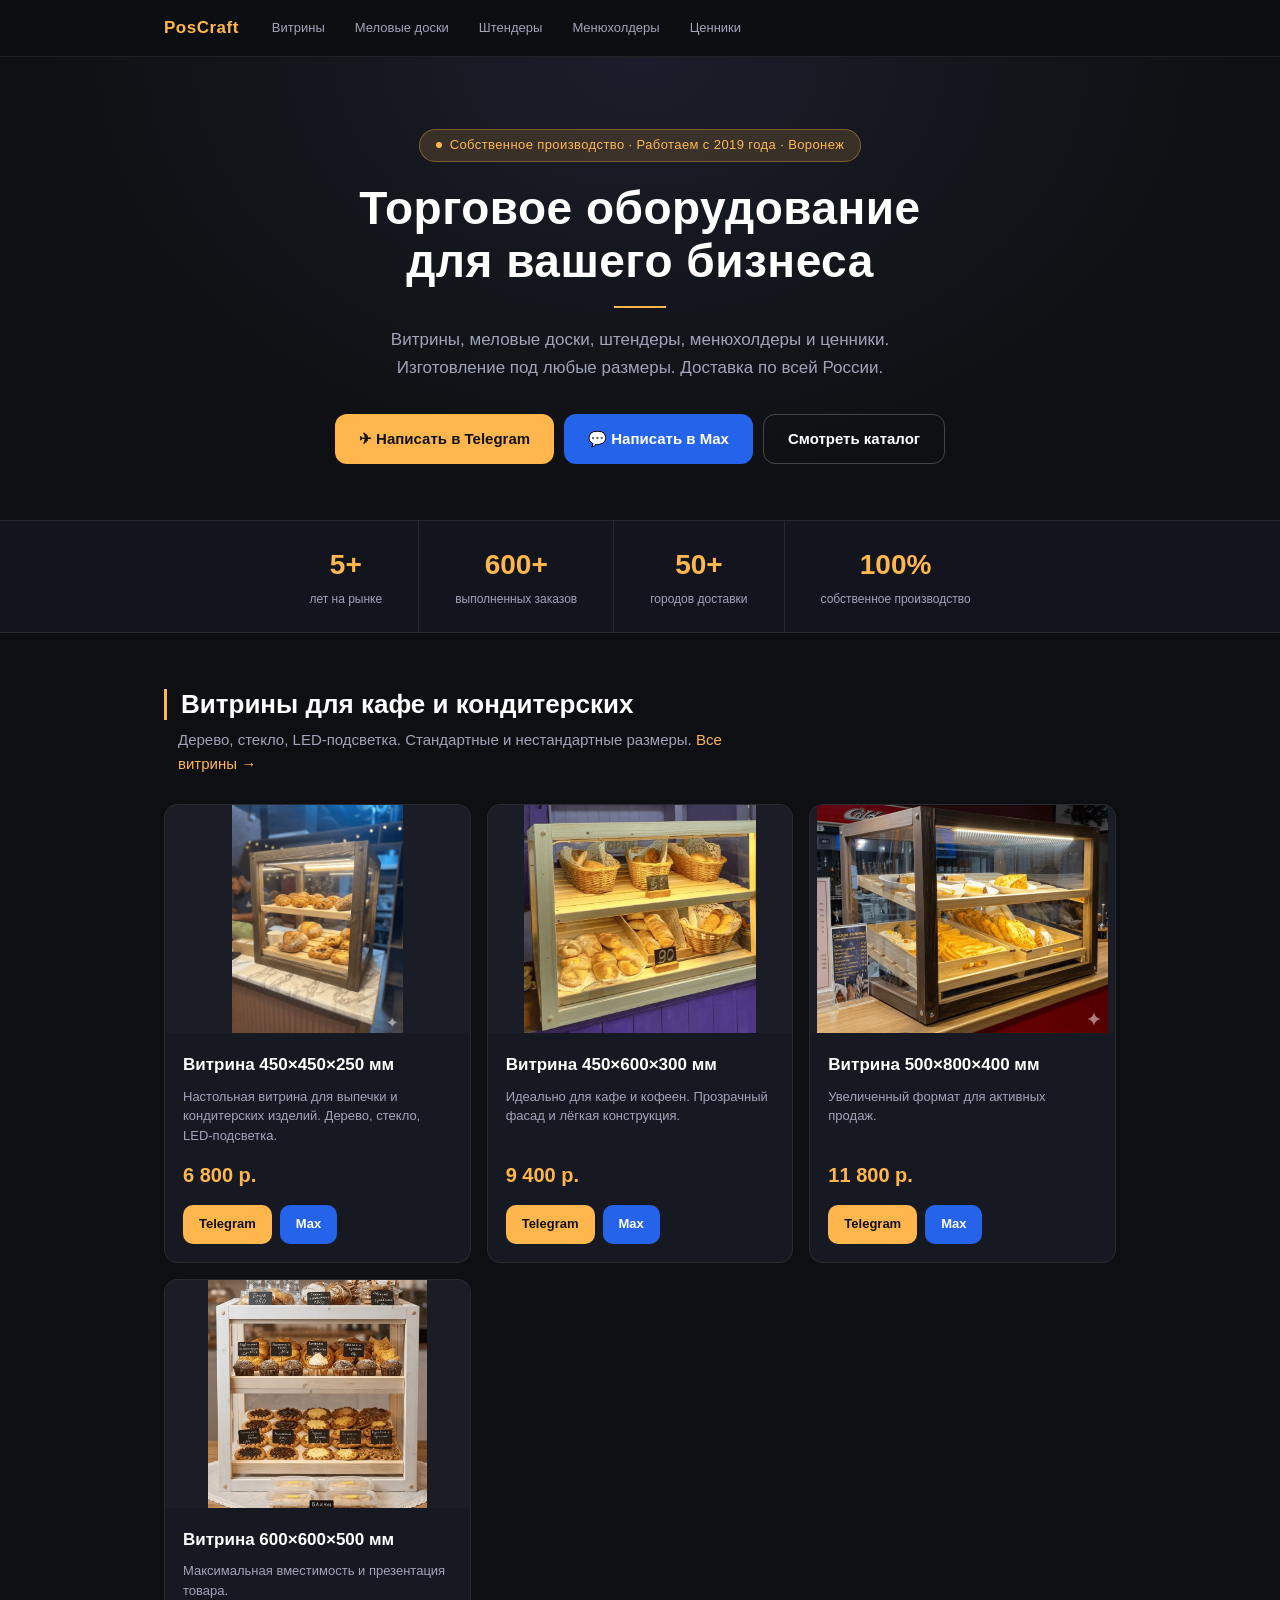
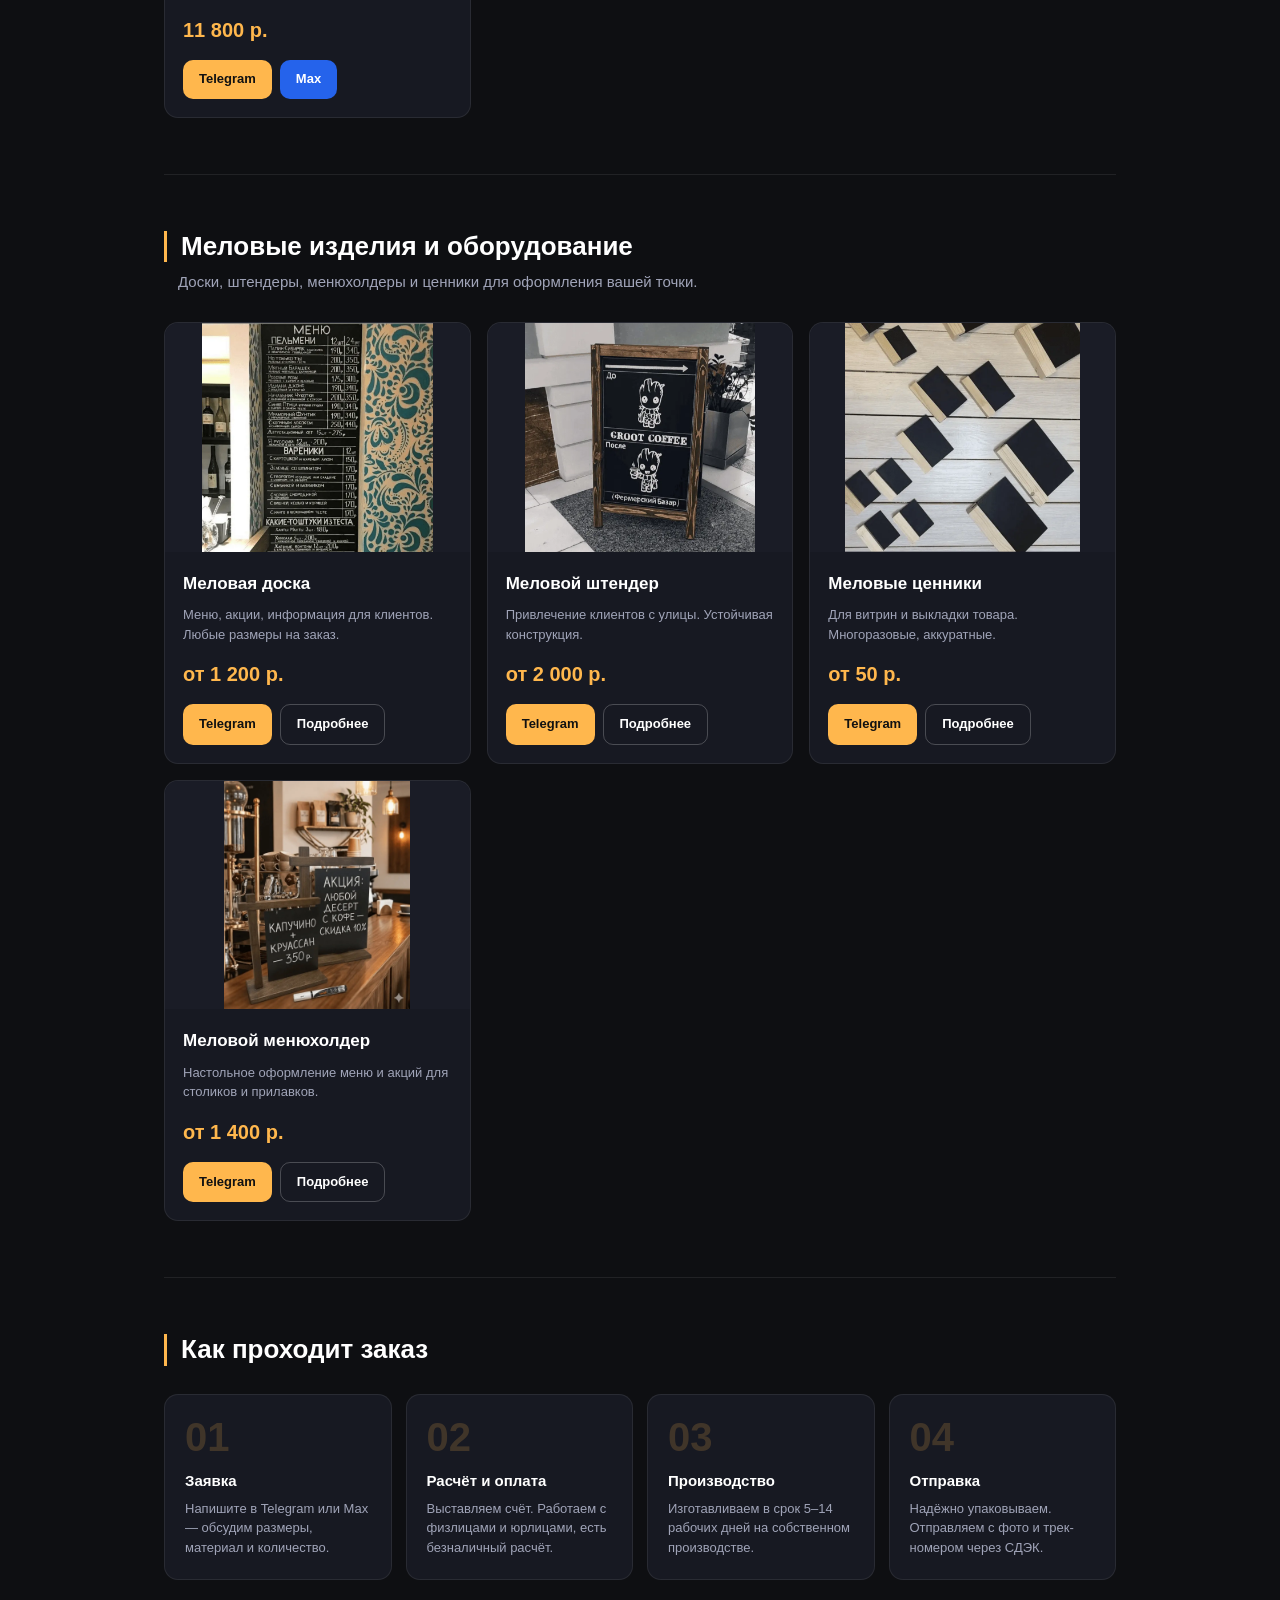
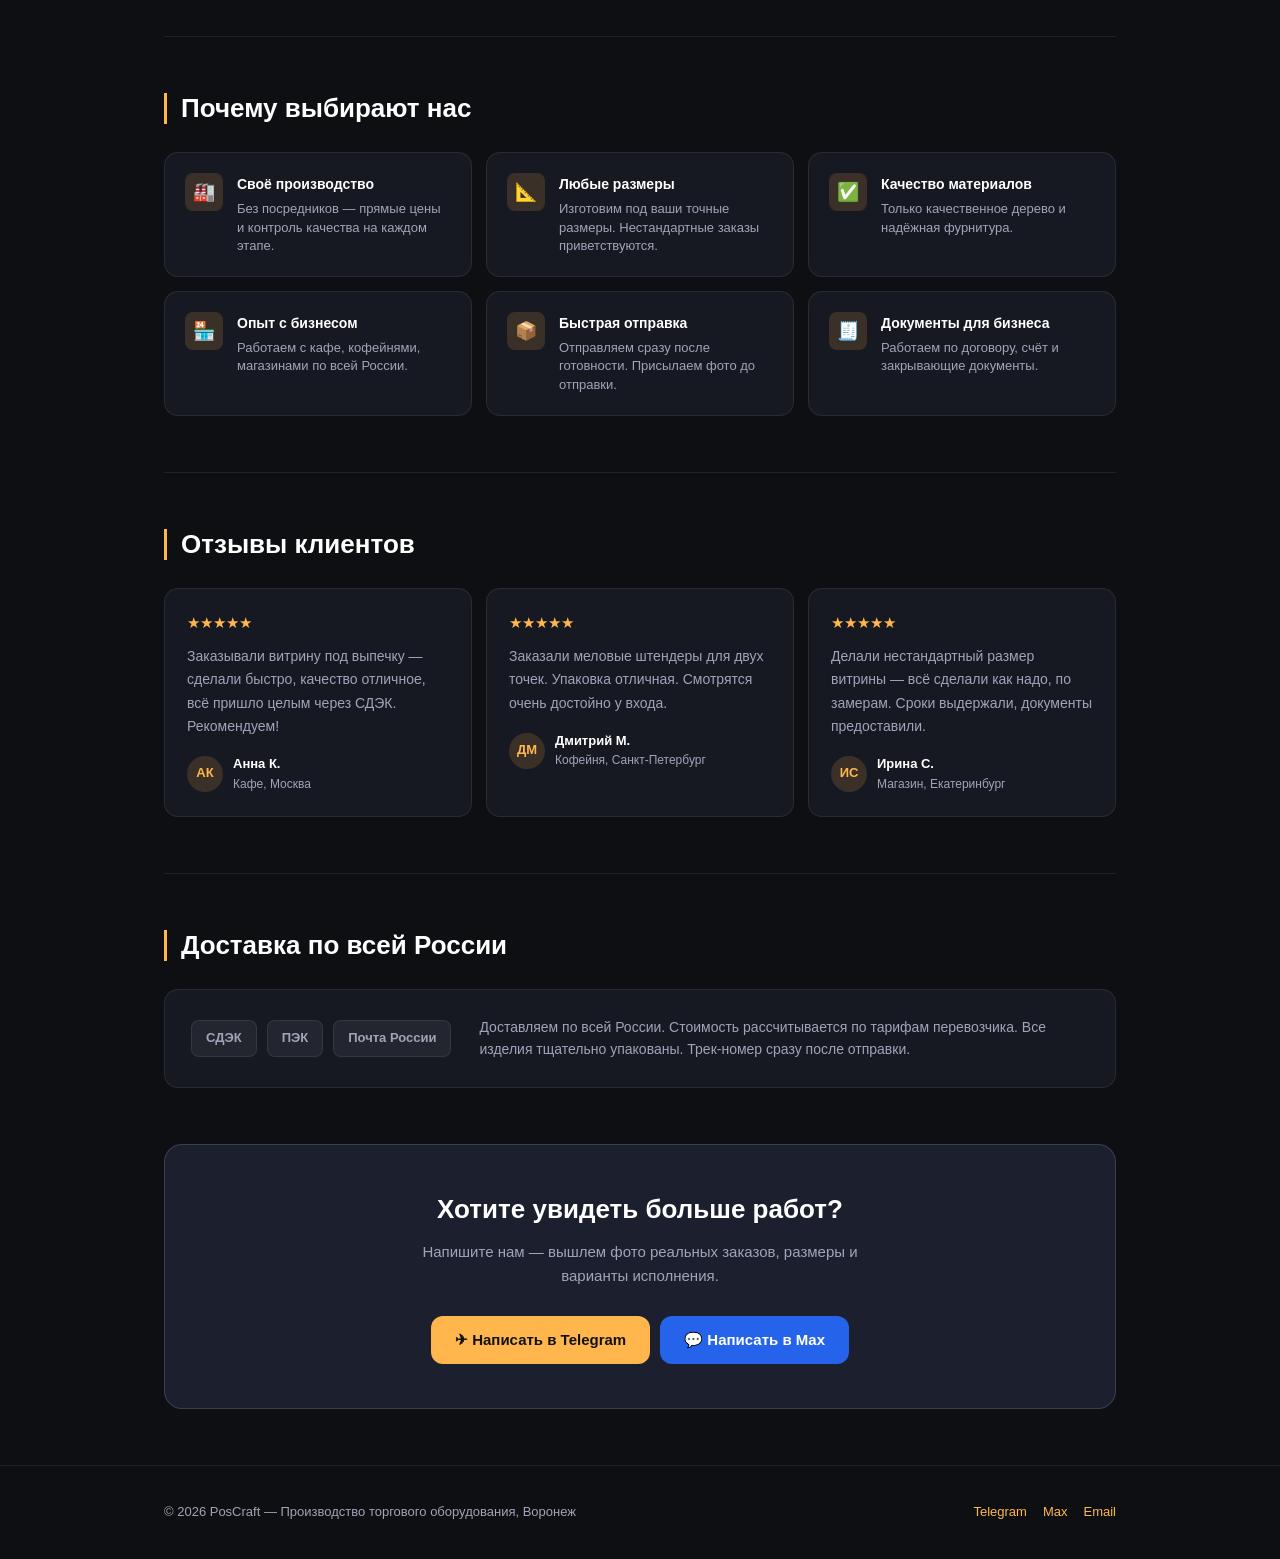
<file: index.html>
<!DOCTYPE html>
<html lang="ru">

<head>
  <meta charset="UTF-8">
  <meta name="viewport" content="width=device-width, initial-scale=1.0">
  <title>Торговое оборудование на заказ — витрины, меловые доски, штендеры | PosCraft, Воронеж</title>
  <meta name="description"
    content="Производство торгового оборудования в Воронеже. Витрины для выпечки и кондитерских, меловые доски, штендеры, менюхолдеры, ценники. Любые размеры, доставка по всей России. С 2019 года. 600+ заказов.">
  <meta name="keywords"
    content="витрина для выпечки, витрина для кафе, меловая доска на заказ, меловой штендер, менюхолдер, ценники меловые, торговое оборудование Воронеж">
  <meta name="author" content="PosCraft">
  <link rel="canonical" href="https://poscraft.ru/">
  <meta property="og:title" content="PosCraft — Витрины и торговое оборудование на заказ">
  <meta property="og:description"
    content="Производство витрин, меловых досок, штендеров и менюхолдеров. Воронеж, с 2019 года. Доставка по России.">
  <meta property="og:image" content="https://poscraft.ru/images/vitrina_45_60_30.webp">
  <meta property="og:url" content="https://poscraft.ru/">
  <meta property="og:type" content="website">
  <meta property="og:locale" content="ru_RU">
  <meta name="twitter:card" content="summary_large_image">
  <meta name="geo.region" content="RU-VOR">
  <meta name="geo.placename" content="Воронеж">
  <meta name="robots" content="index, follow">
  <link rel="icon" href="/favicon.ico">
  <link rel="stylesheet" href="/style.css">
</head>

<body>

  <nav class="site-nav">
    <div class="site-nav__inner">
      <a href="/" class="site-nav__logo">PosCraft</a>
      <a href="/vitriny/" class="site-nav__link">Витрины</a>
      <a href="/melovye-doski/" class="site-nav__link">Меловые доски</a>
      <a href="/shtendery/" class="site-nav__link">Штендеры</a>
      <a href="/menuholdery/" class="site-nav__link">Менюхолдеры</a>
      <a href="/czenniki/" class="site-nav__link">Ценники</a>
    </div>
  </nav>

  <header class="hero">
    <div class="container">
      <div class="hero__badge">Собственное производство · Работаем с 2019 года · Воронеж</div>
      <h1>Торговое оборудование<br>для вашего бизнеса</h1>
      <div class="hero__line"></div>
      <p class="hero__sub">Витрины, меловые доски, штендеры, менюхолдеры и ценники. Изготовление под любые размеры.
        Доставка по всей России.</p>
      <div class="hero__btns">
        <a href="https://t.me/stegruslan" class="btn btn-gold">✈ Написать в Telegram</a>
        <a href="https://max.ru/u/f9LHodD0cOJj3__WqY2e4vFNyRtDeu-g9kXnE26N12MBbp6iLhV77JUU4lA" class="btn btn-blue">💬
          Написать в Max</a>
        <a href="#catalog" class="btn btn-ghost">Смотреть каталог</a>
      </div>
    </div>
  </header>

  <div class="stats-bar">
    <div class="stat-item">
      <div class="stat-num">5+</div>
      <div class="stat-label">лет на рынке</div>
    </div>
    <div class="stat-item">
      <div class="stat-num">600+</div>
      <div class="stat-label">выполненных заказов</div>
    </div>
    <div class="stat-item">
      <div class="stat-num">50+</div>
      <div class="stat-label">городов доставки</div>
    </div>
    <div class="stat-item">
      <div class="stat-num">100%</div>
      <div class="stat-label">собственное производство</div>
    </div>
  </div>

  <div class="container" id="catalog">
    <section class="section">
      <div class="section__head">
        <h2 class="section__title">Витрины для кафе и кондитерских</h2>
        <p class="section__sub">Дерево, стекло, LED-подсветка. Стандартные и нестандартные размеры. <a
            href="/vitriny/">Все витрины →</a></p>
      </div>
      <div class="cards">
        <div class="card">
          <img class="card__img" src="/images/vitrina_45_45_25.webp" alt="Витрина для выпечки 450×450×250 мм"
            loading="lazy">
          <div class="card__body">
            <div class="card__title">Витрина 450×450×250 мм</div>
            <div class="card__desc">Настольная витрина для выпечки и кондитерских изделий. Дерево, стекло,
              LED-подсветка.</div>
            <div class="card__price">6 800 р.</div>
            <div class="card__btns">
              <a href="https://t.me/stegruslan" class="btn btn-gold btn-sm">Telegram</a>
              <a href="https://max.ru/u/f9LHodD0cOJj3__WqY2e4vFNyRtDeu-g9kXnE26N12MBbp6iLhV77JUU4lA"
                class="btn btn-blue btn-sm">Max</a>
            </div>
          </div>
        </div>
        <div class="card">
          <img class="card__img" src="/images/vitrina_45_60_30.webp" alt="Витрина для кофейни 450×600×300 мм"
            loading="lazy">
          <div class="card__body">
            <div class="card__title">Витрина 450×600×300 мм</div>
            <div class="card__desc">Идеально для кафе и кофеен. Прозрачный фасад и лёгкая конструкция.</div>
            <div class="card__price">9 400 р.</div>
            <div class="card__btns">
              <a href="https://t.me/stegruslan" class="btn btn-gold btn-sm">Telegram</a>
              <a href="https://max.ru/u/f9LHodD0cOJj3__WqY2e4vFNyRtDeu-g9kXnE26N12MBbp6iLhV77JUU4lA"
                class="btn btn-blue btn-sm">Max</a>
            </div>
          </div>
        </div>
        <div class="card">
          <img class="card__img" src="/images/vitrina_50_80_40.webp" alt="Витрина торговая 500×800×400 мм"
            loading="lazy">
          <div class="card__body">
            <div class="card__title">Витрина 500×800×400 мм</div>
            <div class="card__desc">Увеличенный формат для активных продаж.</div>
            <div class="card__price">11 800 р.</div>
            <div class="card__btns">
              <a href="https://t.me/stegruslan" class="btn btn-gold btn-sm">Telegram</a>
              <a href="https://max.ru/u/f9LHodD0cOJj3__WqY2e4vFNyRtDeu-g9kXnE26N12MBbp6iLhV77JUU4lA"
                class="btn btn-blue btn-sm">Max</a>
            </div>
          </div>
        </div>
        <div class="card">
          <img class="card__img" src="/images/vitrina_60_60_50.webp" alt="Большая витрина 600×600×500 мм"
            loading="lazy">
          <div class="card__body">
            <div class="card__title">Витрина 600×600×500 мм</div>
            <div class="card__desc">Максимальная вместимость и презентация товара.</div>
            <div class="card__price">11 800 р.</div>
            <div class="card__btns">
              <a href="https://t.me/stegruslan" class="btn btn-gold btn-sm">Telegram</a>
              <a href="https://max.ru/u/f9LHodD0cOJj3__WqY2e4vFNyRtDeu-g9kXnE26N12MBbp6iLhV77JUU4lA"
                class="btn btn-blue btn-sm">Max</a>
            </div>
          </div>
        </div>
      </div>
    </section>

    <section class="section">
      <div class="section__head">
        <h2 class="section__title">Меловые изделия и оборудование</h2>
        <p class="section__sub">Доски, штендеры, менюхолдеры и ценники для оформления вашей точки.</p>
      </div>
      <div class="cards">
        <div class="card">
          <img class="card__img" src="/images/melovaya_doska.webp" alt="Меловая доска на заказ" loading="lazy">
          <div class="card__body">
            <div class="card__title"><a href="/melovye-doski/" style="color:inherit">Меловая доска</a></div>
            <div class="card__desc">Меню, акции, информация для клиентов. Любые размеры на заказ.</div>
            <div class="card__price">от 1 200 р.</div>
            <div class="card__btns">
              <a href="https://t.me/stegruslan" class="btn btn-gold btn-sm">Telegram</a>
              <a href="/melovye-doski/" class="btn btn-ghost btn-sm">Подробнее</a>
            </div>
          </div>
        </div>
        <div class="card">
          <img class="card__img" src="/images/melovoy_schender.webp" alt="Меловой штендер" loading="lazy">
          <div class="card__body">
            <div class="card__title"><a href="/shtendery/" style="color:inherit">Меловой штендер</a></div>
            <div class="card__desc">Привлечение клиентов с улицы. Устойчивая конструкция.</div>
            <div class="card__price">от 2 000 р.</div>
            <div class="card__btns">
              <a href="https://t.me/stegruslan" class="btn btn-gold btn-sm">Telegram</a>
              <a href="/shtendery/" class="btn btn-ghost btn-sm">Подробнее</a>
            </div>
          </div>
        </div>
        <div class="card">
          <img class="card__img" src="/images/melovy_chenniki.webp" alt="Меловые ценники" loading="lazy">
          <div class="card__body">
            <div class="card__title"><a href="/czenniki/" style="color:inherit">Меловые ценники</a></div>
            <div class="card__desc">Для витрин и выкладки товара. Многоразовые, аккуратные.</div>
            <div class="card__price">от 50 р.</div>
            <div class="card__btns">
              <a href="https://t.me/stegruslan" class="btn btn-gold btn-sm">Telegram</a>
              <a href="/czenniki/" class="btn btn-ghost btn-sm">Подробнее</a>
            </div>
          </div>
        </div>
        <div class="card">
          <img class="card__img" src="/images/menuholder.webp" alt="Меловой менюхолдер" loading="lazy">
          <div class="card__body">
            <div class="card__title"><a href="/menuholdery/" style="color:inherit">Меловой менюхолдер</a></div>
            <div class="card__desc">Настольное оформление меню и акций для столиков и прилавков.</div>
            <div class="card__price">от 1 400 р.</div>
            <div class="card__btns">
              <a href="https://t.me/stegruslan" class="btn btn-gold btn-sm">Telegram</a>
              <a href="/menuholdery/" class="btn btn-ghost btn-sm">Подробнее</a>
            </div>
          </div>
        </div>
      </div>
    </section>

    <section class="section">
      <div class="section__head">
        <h2 class="section__title">Как проходит заказ</h2>
      </div>
      <div class="steps">
        <div class="step">
          <div class="step__num">01</div>
          <div class="step__title">Заявка</div>
          <div class="step__desc">Напишите в Telegram или Max — обсудим размеры, материал и количество.</div>
        </div>
        <div class="step">
          <div class="step__num">02</div>
          <div class="step__title">Расчёт и оплата</div>
          <div class="step__desc">Выставляем счёт. Работаем с физлицами и юрлицами, есть безналичный расчёт.</div>
        </div>
        <div class="step">
          <div class="step__num">03</div>
          <div class="step__title">Производство</div>
          <div class="step__desc">Изготавливаем в срок 5–14 рабочих дней на собственном производстве.</div>
        </div>
        <div class="step">
          <div class="step__num">04</div>
          <div class="step__title">Отправка</div>
          <div class="step__desc">Надёжно упаковываем. Отправляем с фото и трек-номером через СДЭК.</div>
        </div>
      </div>
    </section>

    <section class="section">
      <div class="section__head">
        <h2 class="section__title">Почему выбирают нас</h2>
      </div>
      <div class="why-grid">
        <div class="why-item">
          <div class="why-icon">🏭</div>
          <div>
            <div class="why-item__title">Своё производство</div>
            <div class="why-item__desc">Без посредников — прямые цены и контроль качества на каждом этапе.</div>
          </div>
        </div>
        <div class="why-item">
          <div class="why-icon">📐</div>
          <div>
            <div class="why-item__title">Любые размеры</div>
            <div class="why-item__desc">Изготовим под ваши точные размеры. Нестандартные заказы приветствуются.</div>
          </div>
        </div>
        <div class="why-item">
          <div class="why-icon">✅</div>
          <div>
            <div class="why-item__title">Качество материалов</div>
            <div class="why-item__desc">Только качественное дерево и надёжная фурнитура.</div>
          </div>
        </div>
        <div class="why-item">
          <div class="why-icon">🏪</div>
          <div>
            <div class="why-item__title">Опыт с бизнесом</div>
            <div class="why-item__desc">Работаем с кафе, кофейнями, магазинами по всей России.</div>
          </div>
        </div>
        <div class="why-item">
          <div class="why-icon">📦</div>
          <div>
            <div class="why-item__title">Быстрая отправка</div>
            <div class="why-item__desc">Отправляем сразу после готовности. Присылаем фото до отправки.</div>
          </div>
        </div>
        <div class="why-item">
          <div class="why-icon">🧾</div>
          <div>
            <div class="why-item__title">Документы для бизнеса</div>
            <div class="why-item__desc">Работаем по договору, счёт и закрывающие документы.</div>
          </div>
        </div>
      </div>
    </section>

    <section class="section">
      <div class="section__head">
        <h2 class="section__title">Отзывы клиентов</h2>
      </div>
      <div class="review-grid">
        <div class="review-card">
          <div class="review-stars">★★★★★</div>
          <div class="review-text">Заказывали витрину под выпечку — сделали быстро, качество отличное, всё пришло целым
            через СДЭК. Рекомендуем!</div>
          <div class="reviewer">
            <div class="reviewer-avatar">АК</div>
            <div>
              <div class="reviewer-name">Анна К.</div>
              <div class="reviewer-meta">Кафе, Москва</div>
            </div>
          </div>
        </div>
        <div class="review-card">
          <div class="review-stars">★★★★★</div>
          <div class="review-text">Заказали меловые штендеры для двух точек. Упаковка отличная. Смотрятся очень достойно
            у входа.</div>
          <div class="reviewer">
            <div class="reviewer-avatar">ДМ</div>
            <div>
              <div class="reviewer-name">Дмитрий М.</div>
              <div class="reviewer-meta">Кофейня, Санкт-Петербург</div>
            </div>
          </div>
        </div>
        <div class="review-card">
          <div class="review-stars">★★★★★</div>
          <div class="review-text">Делали нестандартный размер витрины — всё сделали как надо, по замерам. Сроки
            выдержали, документы предоставили.</div>
          <div class="reviewer">
            <div class="reviewer-avatar">ИС</div>
            <div>
              <div class="reviewer-name">Ирина С.</div>
              <div class="reviewer-meta">Магазин, Екатеринбург</div>
            </div>
          </div>
        </div>
      </div>
    </section>

    <section class="section">
      <div class="section__head">
        <h2 class="section__title">Доставка по всей России</h2>
      </div>
      <div class="delivery-block">
        <div class="delivery-logos">
          <div class="delivery-logo">СДЭК</div>
          <div class="delivery-logo">ПЭК</div>
          <div class="delivery-logo">Почта России</div>
        </div>
        <div class="delivery-text">Доставляем по всей России. Стоимость рассчитывается по тарифам перевозчика. Все
          изделия тщательно упакованы. Трек-номер сразу после отправки.</div>
      </div>
    </section>

    <div class="cta-block">
      <h2>Хотите увидеть больше работ?</h2>
      <p>Напишите нам — вышлем фото реальных заказов, размеры и варианты исполнения.</p>
      <div class="hero__btns">
        <a href="https://t.me/stegruslan" class="btn btn-gold">✈ Написать в Telegram</a>
        <a href="https://max.ru/u/f9LHodD0cOJj3__WqY2e4vFNyRtDeu-g9kXnE26N12MBbp6iLhV77JUU4lA" class="btn btn-blue">💬
          Написать в Max</a>
      </div>
    </div>
  </div>

  <footer class="site-footer">
    <div class="site-footer__inner">
      <span>© 2026 PosCraft — Производство торгового оборудования, Воронеж</span>
      <div style="display:flex;gap:16px;flex-wrap:wrap">
        <a href="https://t.me/stegruslan">Telegram</a>
        <a href="https://max.ru/u/f9LHodD0cOJj3__WqY2e4vFNyRtDeu-g9kXnE26N12MBbp6iLhV77JUU4lA">Max</a>
        <a href="mailto:ruslanstegancev175@gmail.com">Email</a>
      </div>
    </div>
  </footer>

</body>

</html>
</file>
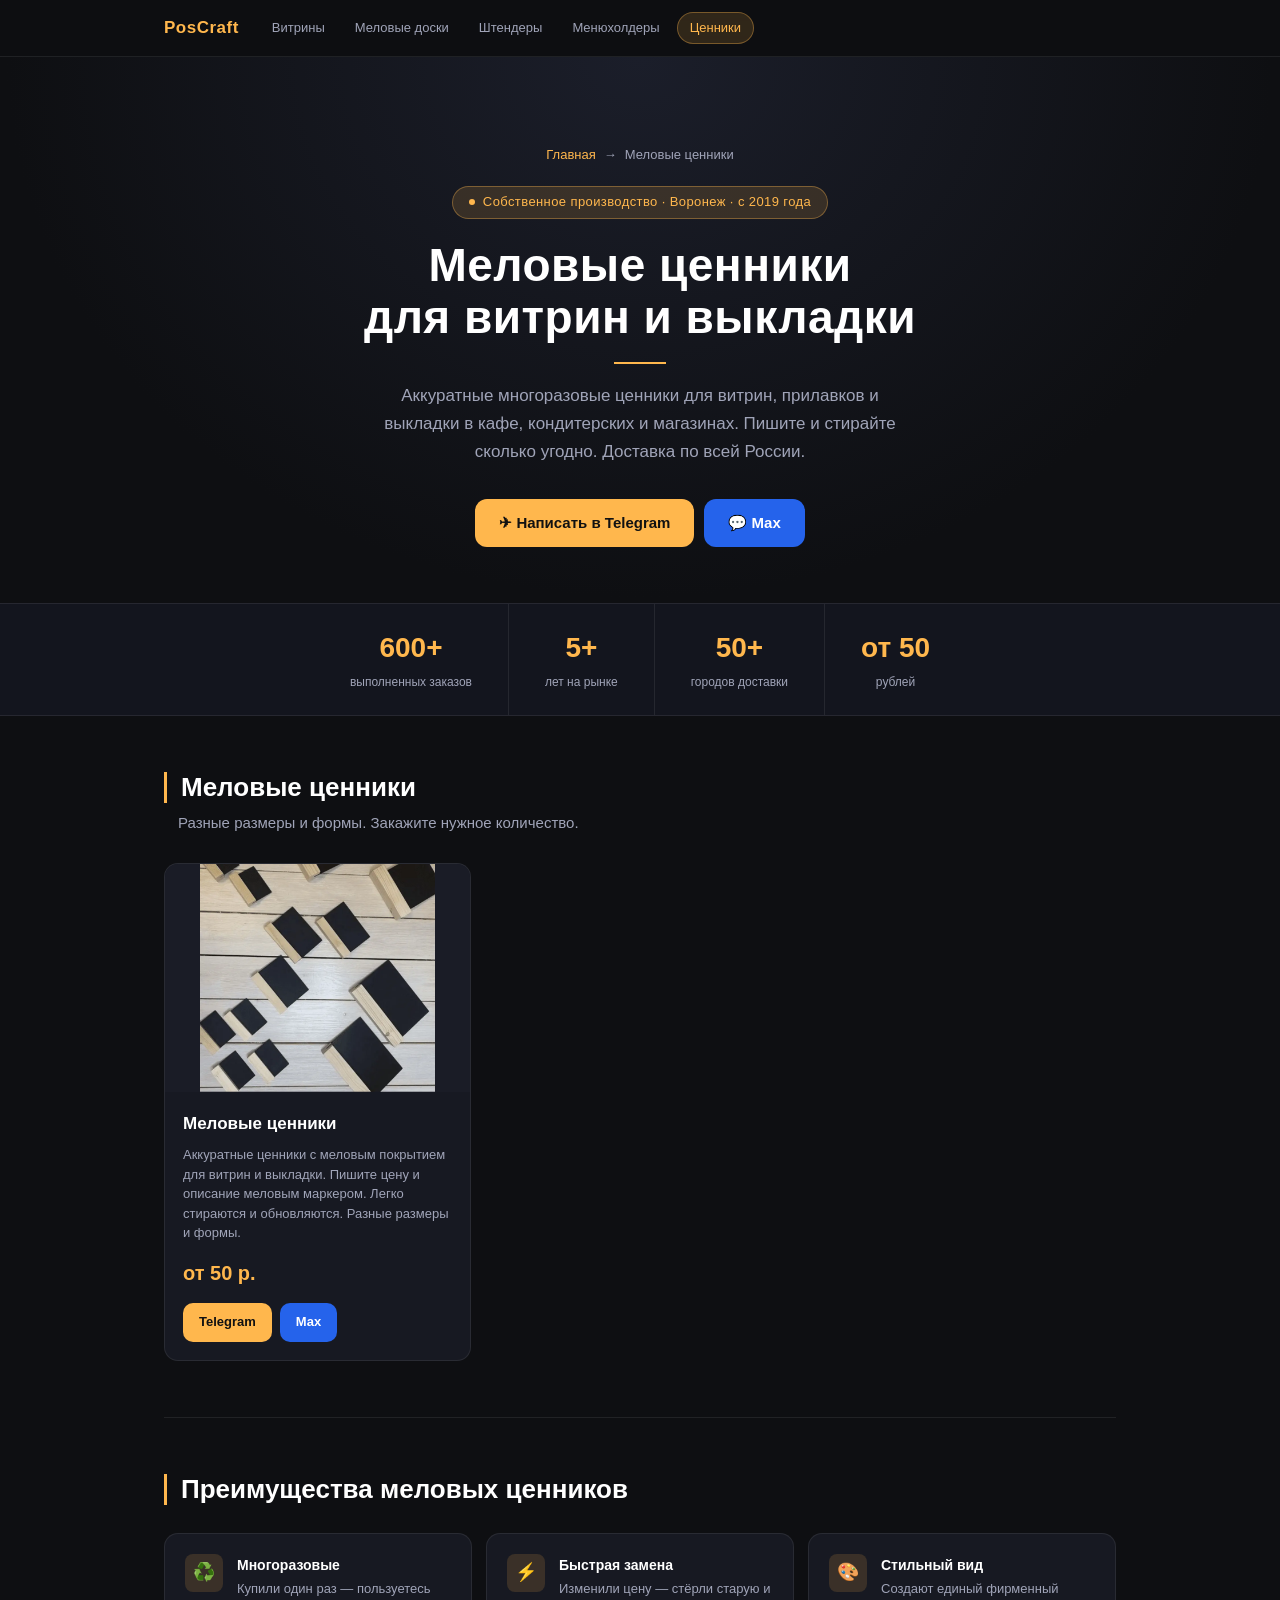
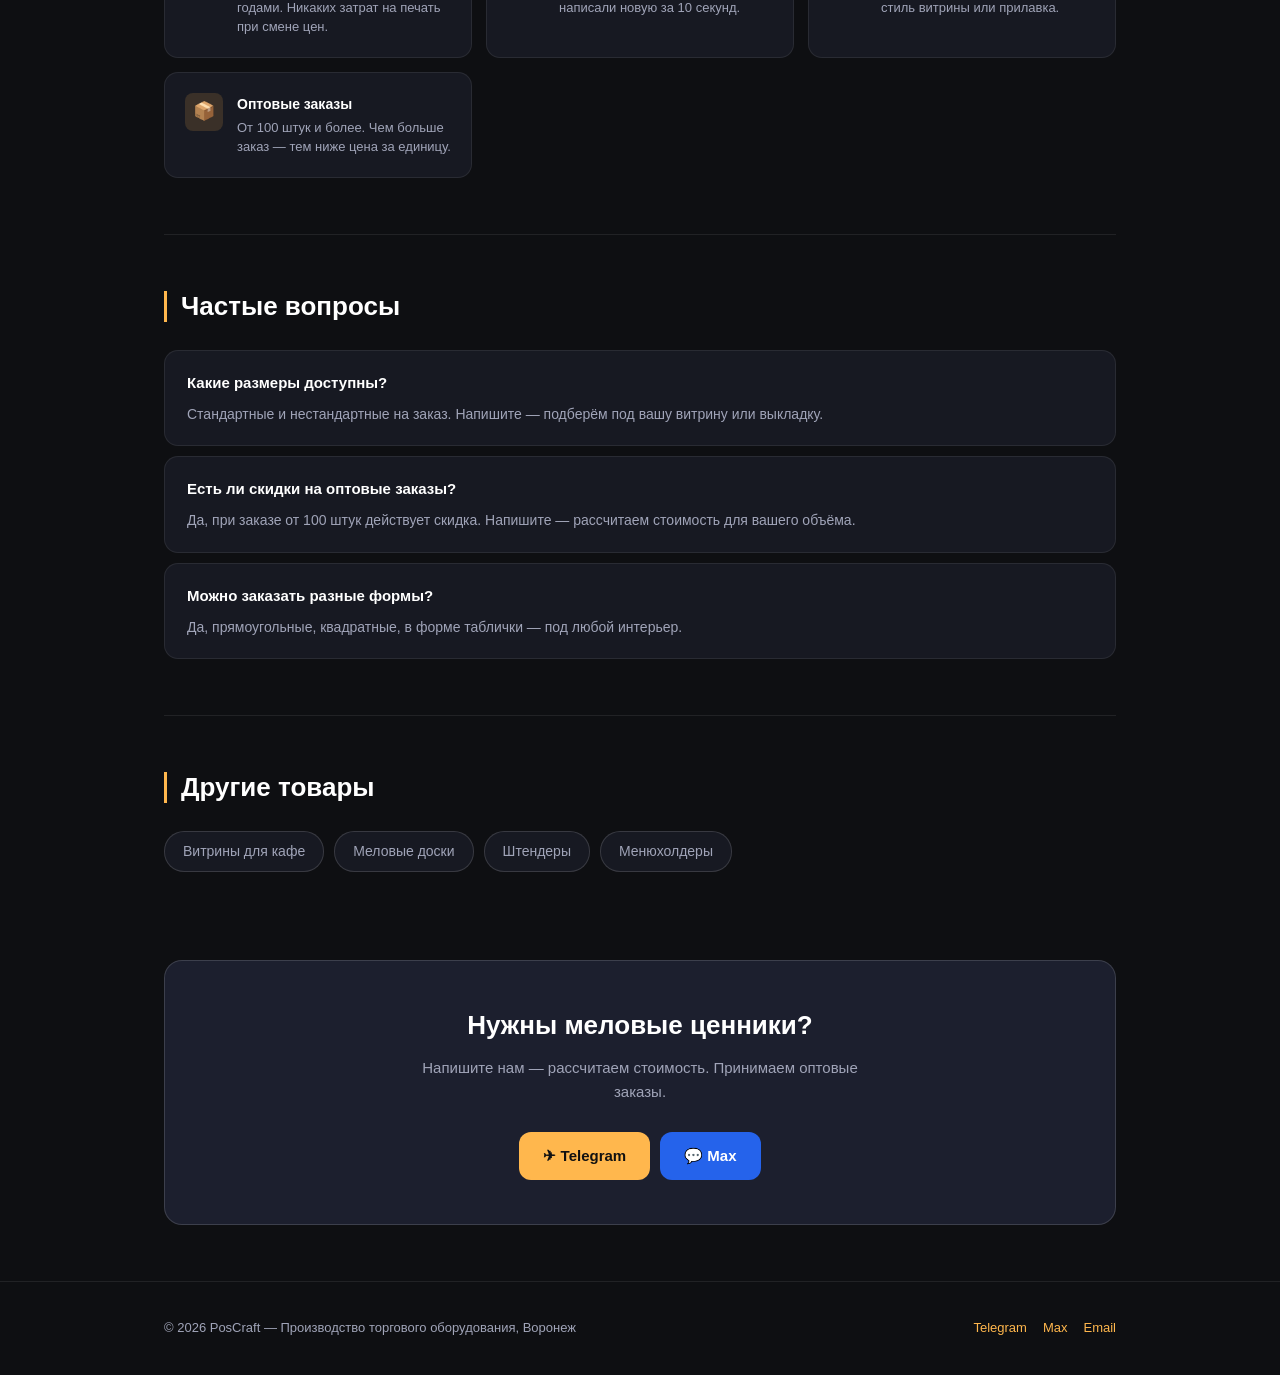
<file: czenniki/index.html>
<!DOCTYPE html>
<html lang="ru">

<head>
  <meta charset="UTF-8">
  <meta name="viewport" content="width=device-width, initial-scale=1.0">
  <title>Меловые ценники для витрин на заказ | PosCraft, Воронеж</title>
  <meta name="description"
    content="Меловые ценники для витрин и выкладки товара на заказ. Для кафе, кондитерских и магазинов. Собственное производство в Воронеже. Доставка по всей России от 50 р.">
  <meta name="keywords"
    content="меловые ценники, ценники для витрин меловые, ценники на заказ, меловые ценники для кафе Воронеж">
  <link rel="canonical" href="https://poscraft.ru/czenniki/">
  <meta property="og:title" content="Меловые ценники для витрин | PosCraft Воронеж">
  <meta property="og:image" content="https://poscraft.ru/images/melovy_chenniki.webp">
  <meta name="geo.region" content="RU-VOR">
  <meta name="geo.placename" content="Воронеж">
  <link rel="icon" href="/favicon.ico">
  <link rel="stylesheet" href="/style.css">
</head>

<body>
  <nav class="site-nav">
    <div class="site-nav__inner">
      <a href="/" class="site-nav__logo">PosCraft</a>
      <a href="/vitriny/" class="site-nav__link">Витрины</a>
      <a href="/melovye-doski/" class="site-nav__link">Меловые доски</a>
      <a href="/shtendery/" class="site-nav__link">Штендеры</a>
      <a href="/menuholdery/" class="site-nav__link">Менюхолдеры</a>
      <a href="/czenniki/" class="site-nav__link active">Ценники</a>
    </div>
  </nav>
  <header class="hero">
    <div class="container">
      <div class="breadcrumb" style="justify-content:center;margin-bottom:20px"><a
          href="/">Главная</a><span>→</span><span>Меловые ценники</span></div>
      <div class="hero__badge">Собственное производство · Воронеж · с 2019 года</div>
      <h1>Меловые ценники<br>для витрин и выкладки</h1>
      <div class="hero__line"></div>
      <p class="hero__sub">Аккуратные многоразовые ценники для витрин, прилавков и выкладки в кафе, кондитерских и
        магазинах. Пишите и стирайте сколько угодно. Доставка по всей России.</p>
      <div class="hero__btns"><a href="https://t.me/stegruslan" class="btn btn-gold">✈ Написать в Telegram</a><a
          href="https://max.ru/u/f9LHodD0cOJj3__WqY2e4vFNyRtDeu-g9kXnE26N12MBbp6iLhV77JUU4lA" class="btn btn-blue">💬
          Max</a></div>
    </div>
  </header>
  <div class="stats-bar">
    <div class="stat-item">
      <div class="stat-num">600+</div>
      <div class="stat-label">выполненных заказов</div>
    </div>
    <div class="stat-item">
      <div class="stat-num">5+</div>
      <div class="stat-label">лет на рынке</div>
    </div>
    <div class="stat-item">
      <div class="stat-num">50+</div>
      <div class="stat-label">городов доставки</div>
    </div>
    <div class="stat-item">
      <div class="stat-num">от 50</div>
      <div class="stat-label">рублей</div>
    </div>
  </div>
  <div class="container">
    <section class="section">
      <div class="section__head">
        <h2 class="section__title">Меловые ценники</h2>
        <p class="section__sub">Разные размеры и формы. Закажите нужное количество.</p>
      </div>
      <div class="cards">
        <div class="card"><img class="card__img" src="/images/melovy_chenniki.webp" alt="Меловые ценники для витрин"
            loading="lazy">
          <div class="card__body">
            <div class="card__title">Меловые ценники</div>
            <div class="card__desc">Аккуратные ценники с меловым покрытием для витрин и выкладки. Пишите цену и описание
              меловым маркером. Легко стираются и обновляются. Разные размеры и формы.</div>
            <div class="card__price">от 50 р.</div>
            <div class="card__btns"><a href="https://t.me/stegruslan" class="btn btn-gold btn-sm">Telegram</a><a
                href="https://max.ru/u/f9LHodD0cOJj3__WqY2e4vFNyRtDeu-g9kXnE26N12MBbp6iLhV77JUU4lA"
                class="btn btn-blue btn-sm">Max</a></div>
          </div>
        </div>
      </div>
    </section>
    <section class="section">
      <div class="section__head">
        <h2 class="section__title">Преимущества меловых ценников</h2>
      </div>
      <div class="why-grid">
        <div class="why-item">
          <div class="why-icon">♻️</div>
          <div>
            <div class="why-item__title">Многоразовые</div>
            <div class="why-item__desc">Купили один раз — пользуетесь годами. Никаких затрат на печать при смене цен.
            </div>
          </div>
        </div>
        <div class="why-item">
          <div class="why-icon">⚡</div>
          <div>
            <div class="why-item__title">Быстрая замена</div>
            <div class="why-item__desc">Изменили цену — стёрли старую и написали новую за 10 секунд.</div>
          </div>
        </div>
        <div class="why-item">
          <div class="why-icon">🎨</div>
          <div>
            <div class="why-item__title">Стильный вид</div>
            <div class="why-item__desc">Создают единый фирменный стиль витрины или прилавка.</div>
          </div>
        </div>
        <div class="why-item">
          <div class="why-icon">📦</div>
          <div>
            <div class="why-item__title">Оптовые заказы</div>
            <div class="why-item__desc">От 100 штук и более. Чем больше заказ — тем ниже цена за единицу.</div>
          </div>
        </div>
      </div>
    </section>
    <section class="section">
      <div class="section__head">
        <h2 class="section__title">Частые вопросы</h2>
      </div>
      <div class="faq">
        <div class="faq-item">
          <div class="faq-item__q">Какие размеры доступны?</div>
          <div class="faq-item__a">Стандартные и нестандартные на заказ. Напишите — подберём под вашу витрину или
            выкладку.</div>
        </div>
        <div class="faq-item">
          <div class="faq-item__q">Есть ли скидки на оптовые заказы?</div>
          <div class="faq-item__a">Да, при заказе от 100 штук действует скидка. Напишите — рассчитаем стоимость для
            вашего объёма.</div>
        </div>
        <div class="faq-item">
          <div class="faq-item__q">Можно заказать разные формы?</div>
          <div class="faq-item__a">Да, прямоугольные, квадратные, в форме таблички — под любой интерьер.</div>
        </div>
      </div>
    </section>
    <section class="section">
      <div class="section__head">
        <h2 class="section__title">Другие товары</h2>
      </div>
      <div class="cat-links"><a href="/vitriny/" class="cat-link">Витрины для кафе</a><a href="/melovye-doski/"
          class="cat-link">Меловые доски</a><a href="/shtendery/" class="cat-link">Штендеры</a><a href="/menuholdery/"
          class="cat-link">Менюхолдеры</a></div>
    </section>
    <div class="cta-block">
      <h2>Нужны меловые ценники?</h2>
      <p>Напишите нам — рассчитаем стоимость. Принимаем оптовые заказы.</p>
      <div class="hero__btns"><a href="https://t.me/stegruslan" class="btn btn-gold">✈ Telegram</a><a
          href="https://max.ru/u/f9LHodD0cOJj3__WqY2e4vFNyRtDeu-g9kXnE26N12MBbp6iLhV77JUU4lA" class="btn btn-blue">💬
          Max</a></div>
    </div>
  </div>
  <footer class="site-footer">
    <div class="site-footer__inner"><span>© 2026 PosCraft — Производство торгового оборудования, Воронеж</span>
      <div style="display:flex;gap:16px;flex-wrap:wrap"><a href="https://t.me/stegruslan">Telegram</a><a
          href="https://max.ru/u/f9LHodD0cOJj3__WqY2e4vFNyRtDeu-g9kXnE26N12MBbp6iLhV77JUU4lA">Max</a><a
          href="mailto:ruslanstegancev175@gmail.com">Email</a></div>
    </div>
  </footer>
</body>

</html>
</file>
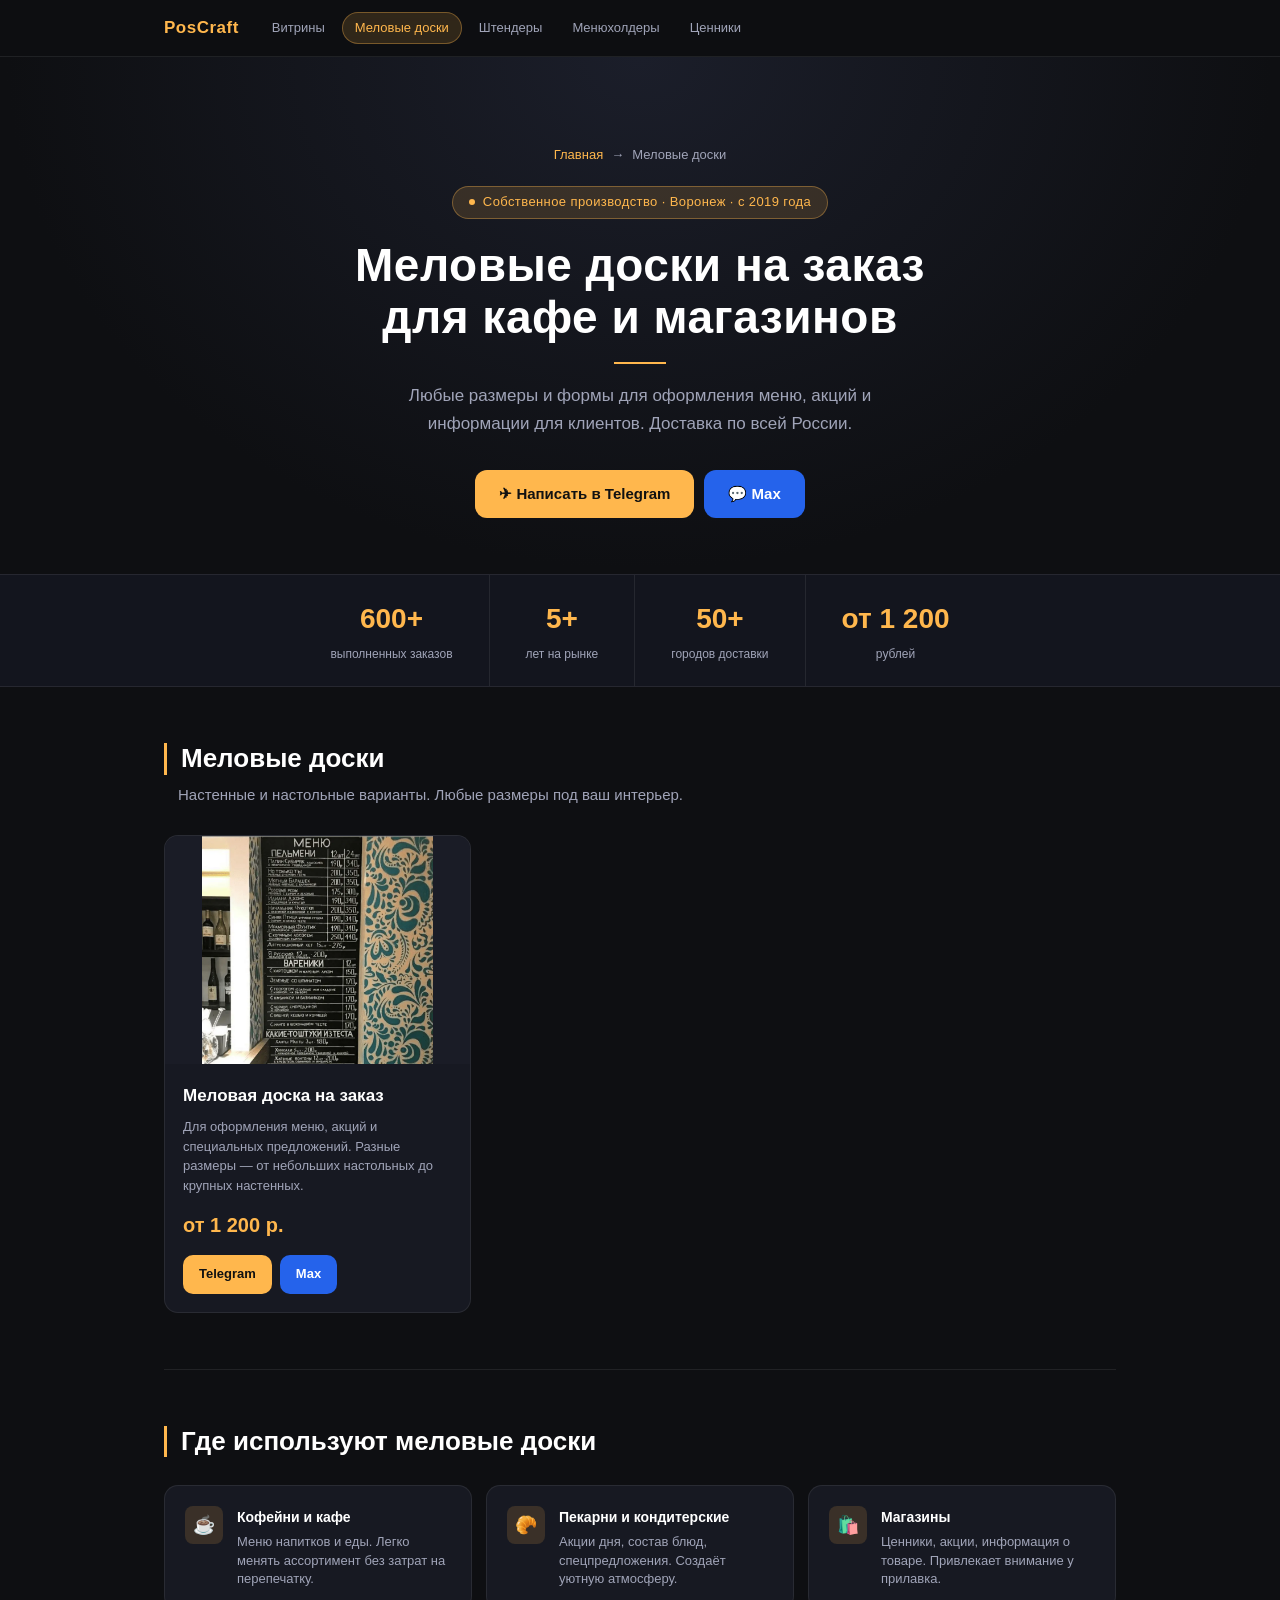
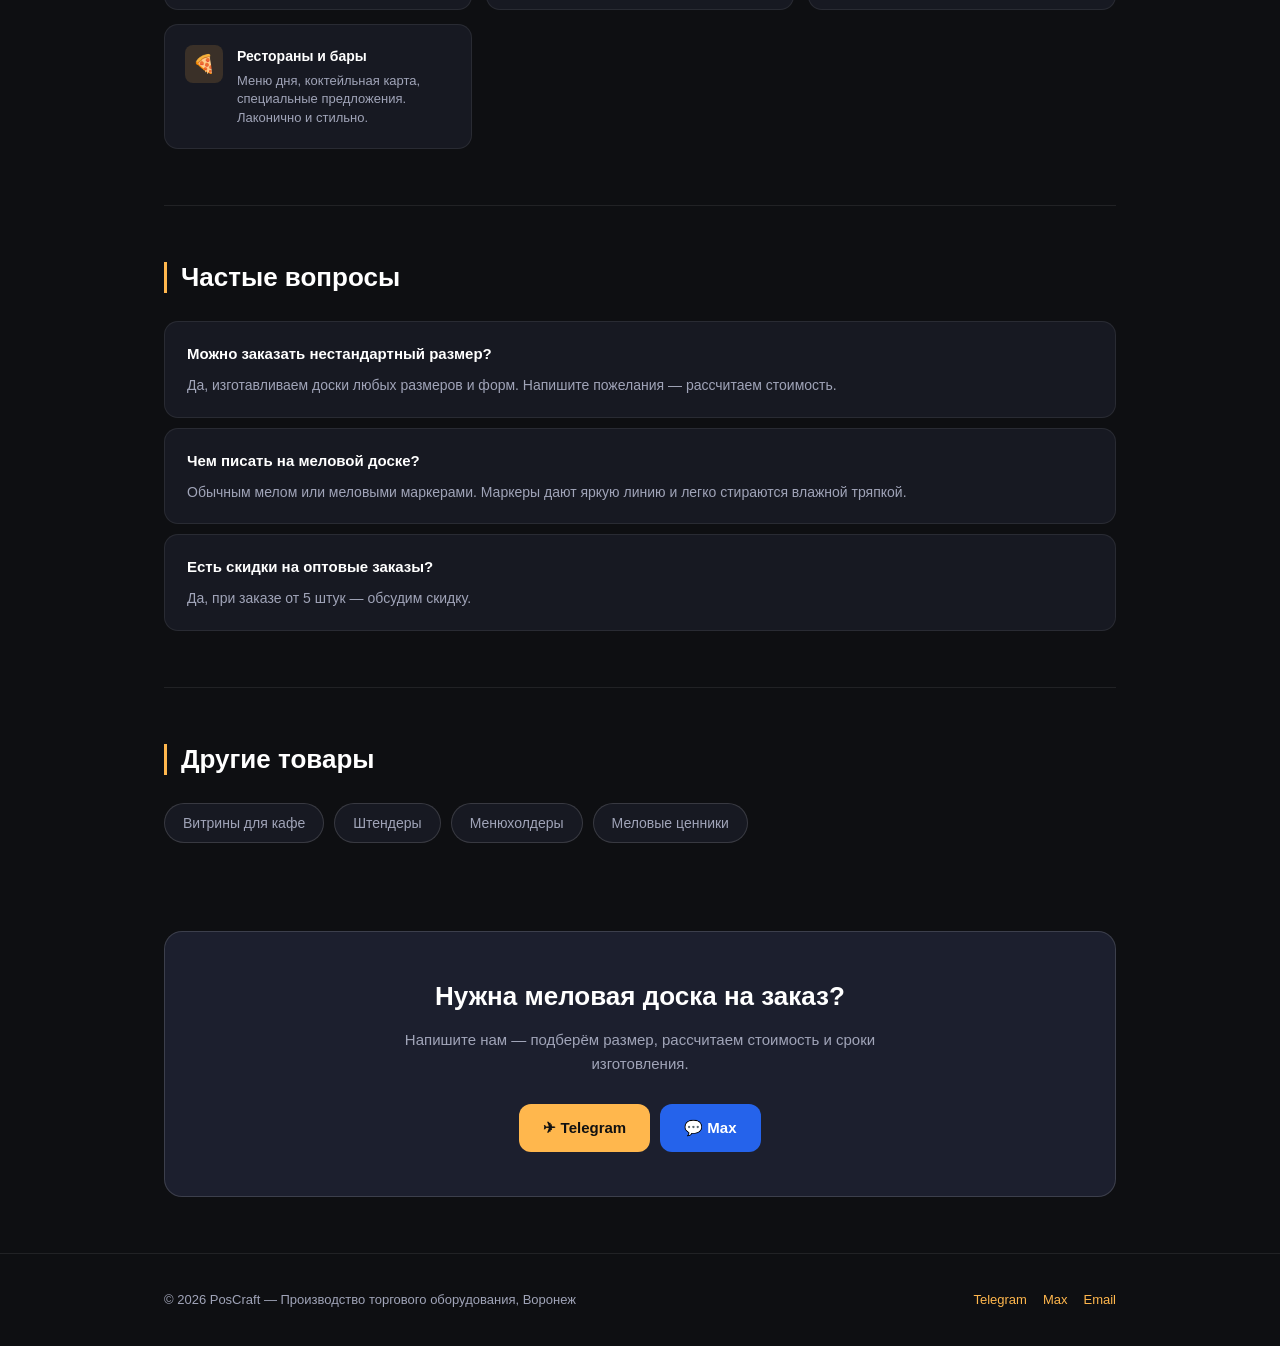
<file: melovye-doski/index.html>
<!DOCTYPE html>
<html lang="ru">

<head>
  <meta charset="UTF-8">
  <meta name="viewport" content="width=device-width, initial-scale=1.0">
  <title>Меловые доски на заказ для кафе и магазинов | PosCraft, Воронеж</title>
  <meta name="description"
    content="Меловые доски на заказ для кафе, кофеен и магазинов. Любые размеры и формы. Собственное производство в Воронеже с 2019 года. Доставка по всей России от 1200 р.">
  <meta name="keywords"
    content="меловая доска на заказ, меловая доска для кафе, доска для меню, меловая доска купить Воронеж">
  <link rel="canonical" href="https://poscraft.ru/melovye-doski/">
  <meta property="og:title" content="Меловые доски на заказ | PosCraft Воронеж">
  <meta property="og:image" content="https://poscraft.ru/images/melovaya_doska.webp">
  <meta name="geo.region" content="RU-VOR">
  <meta name="geo.placename" content="Воронеж">
  <link rel="icon" href="/favicon.ico">
  <link rel="stylesheet" href="/style.css">
</head>

<body>
  <nav class="site-nav">
    <div class="site-nav__inner">
      <a href="/" class="site-nav__logo">PosCraft</a>
      <a href="/vitriny/" class="site-nav__link">Витрины</a>
      <a href="/melovye-doski/" class="site-nav__link active">Меловые доски</a>
      <a href="/shtendery/" class="site-nav__link">Штендеры</a>
      <a href="/menuholdery/" class="site-nav__link">Менюхолдеры</a>
      <a href="/czenniki/" class="site-nav__link">Ценники</a>
    </div>
  </nav>
  <header class="hero">
    <div class="container">
      <div class="breadcrumb" style="justify-content:center;margin-bottom:20px"><a
          href="/">Главная</a><span>→</span><span>Меловые доски</span></div>
      <div class="hero__badge">Собственное производство · Воронеж · с 2019 года</div>
      <h1>Меловые доски на заказ<br>для кафе и магазинов</h1>
      <div class="hero__line"></div>
      <p class="hero__sub">Любые размеры и формы для оформления меню, акций и информации для клиентов. Доставка по всей
        России.</p>
      <div class="hero__btns"><a href="https://t.me/stegruslan" class="btn btn-gold">✈ Написать в Telegram</a><a
          href="https://max.ru/u/f9LHodD0cOJj3__WqY2e4vFNyRtDeu-g9kXnE26N12MBbp6iLhV77JUU4lA" class="btn btn-blue">💬
          Max</a></div>
    </div>
  </header>
  <div class="stats-bar">
    <div class="stat-item">
      <div class="stat-num">600+</div>
      <div class="stat-label">выполненных заказов</div>
    </div>
    <div class="stat-item">
      <div class="stat-num">5+</div>
      <div class="stat-label">лет на рынке</div>
    </div>
    <div class="stat-item">
      <div class="stat-num">50+</div>
      <div class="stat-label">городов доставки</div>
    </div>
    <div class="stat-item">
      <div class="stat-num">от 1 200</div>
      <div class="stat-label">рублей</div>
    </div>
  </div>
  <div class="container">
    <section class="section">
      <div class="section__head">
        <h2 class="section__title">Меловые доски</h2>
        <p class="section__sub">Настенные и настольные варианты. Любые размеры под ваш интерьер.</p>
      </div>
      <div class="cards">
        <div class="card"><img class="card__img" src="/images/melovaya_doska.webp" alt="Меловая доска на заказ для кафе"
            loading="lazy">
          <div class="card__body">
            <div class="card__title">Меловая доска на заказ</div>
            <div class="card__desc">Для оформления меню, акций и специальных предложений. Разные размеры — от небольших
              настольных до крупных настенных.</div>
            <div class="card__price">от 1 200 р.</div>
            <div class="card__btns"><a href="https://t.me/stegruslan" class="btn btn-gold btn-sm">Telegram</a><a
                href="https://max.ru/u/f9LHodD0cOJj3__WqY2e4vFNyRtDeu-g9kXnE26N12MBbp6iLhV77JUU4lA"
                class="btn btn-blue btn-sm">Max</a></div>
          </div>
        </div>
      </div>
    </section>
    <section class="section">
      <div class="section__head">
        <h2 class="section__title">Где используют меловые доски</h2>
      </div>
      <div class="why-grid">
        <div class="why-item">
          <div class="why-icon">☕</div>
          <div>
            <div class="why-item__title">Кофейни и кафе</div>
            <div class="why-item__desc">Меню напитков и еды. Легко менять ассортимент без затрат на перепечатку.</div>
          </div>
        </div>
        <div class="why-item">
          <div class="why-icon">🥐</div>
          <div>
            <div class="why-item__title">Пекарни и кондитерские</div>
            <div class="why-item__desc">Акции дня, состав блюд, спецпредложения. Создаёт уютную атмосферу.</div>
          </div>
        </div>
        <div class="why-item">
          <div class="why-icon">🛍️</div>
          <div>
            <div class="why-item__title">Магазины</div>
            <div class="why-item__desc">Ценники, акции, информация о товаре. Привлекает внимание у прилавка.</div>
          </div>
        </div>
        <div class="why-item">
          <div class="why-icon">🍕</div>
          <div>
            <div class="why-item__title">Рестораны и бары</div>
            <div class="why-item__desc">Меню дня, коктейльная карта, специальные предложения. Лаконично и стильно.</div>
          </div>
        </div>
      </div>
    </section>
    <section class="section">
      <div class="section__head">
        <h2 class="section__title">Частые вопросы</h2>
      </div>
      <div class="faq">
        <div class="faq-item">
          <div class="faq-item__q">Можно заказать нестандартный размер?</div>
          <div class="faq-item__a">Да, изготавливаем доски любых размеров и форм. Напишите пожелания — рассчитаем
            стоимость.</div>
        </div>
        <div class="faq-item">
          <div class="faq-item__q">Чем писать на меловой доске?</div>
          <div class="faq-item__a">Обычным мелом или меловыми маркерами. Маркеры дают яркую линию и легко стираются
            влажной тряпкой.</div>
        </div>
        <div class="faq-item">
          <div class="faq-item__q">Есть скидки на оптовые заказы?</div>
          <div class="faq-item__a">Да, при заказе от 5 штук — обсудим скидку.</div>
        </div>
      </div>
    </section>
    <section class="section">
      <div class="section__head">
        <h2 class="section__title">Другие товары</h2>
      </div>
      <div class="cat-links"><a href="/vitriny/" class="cat-link">Витрины для кафе</a><a href="/shtendery/"
          class="cat-link">Штендеры</a><a href="/menuholdery/" class="cat-link">Менюхолдеры</a><a href="/czenniki/"
          class="cat-link">Меловые ценники</a></div>
    </section>
    <div class="cta-block">
      <h2>Нужна меловая доска на заказ?</h2>
      <p>Напишите нам — подберём размер, рассчитаем стоимость и сроки изготовления.</p>
      <div class="hero__btns"><a href="https://t.me/stegruslan" class="btn btn-gold">✈ Telegram</a><a
          href="https://max.ru/u/f9LHodD0cOJj3__WqY2e4vFNyRtDeu-g9kXnE26N12MBbp6iLhV77JUU4lA" class="btn btn-blue">💬
          Max</a></div>
    </div>
  </div>
  <footer class="site-footer">
    <div class="site-footer__inner"><span>© 2026 PosCraft — Производство торгового оборудования, Воронеж</span>
      <div style="display:flex;gap:16px;flex-wrap:wrap"><a href="https://t.me/stegruslan">Telegram</a><a
          href="https://max.ru/u/f9LHodD0cOJj3__WqY2e4vFNyRtDeu-g9kXnE26N12MBbp6iLhV77JUU4lA">Max</a><a
          href="mailto:ruslanstegancev175@gmail.com">Email</a></div>
    </div>
  </footer>
</body>

</html>
</file>
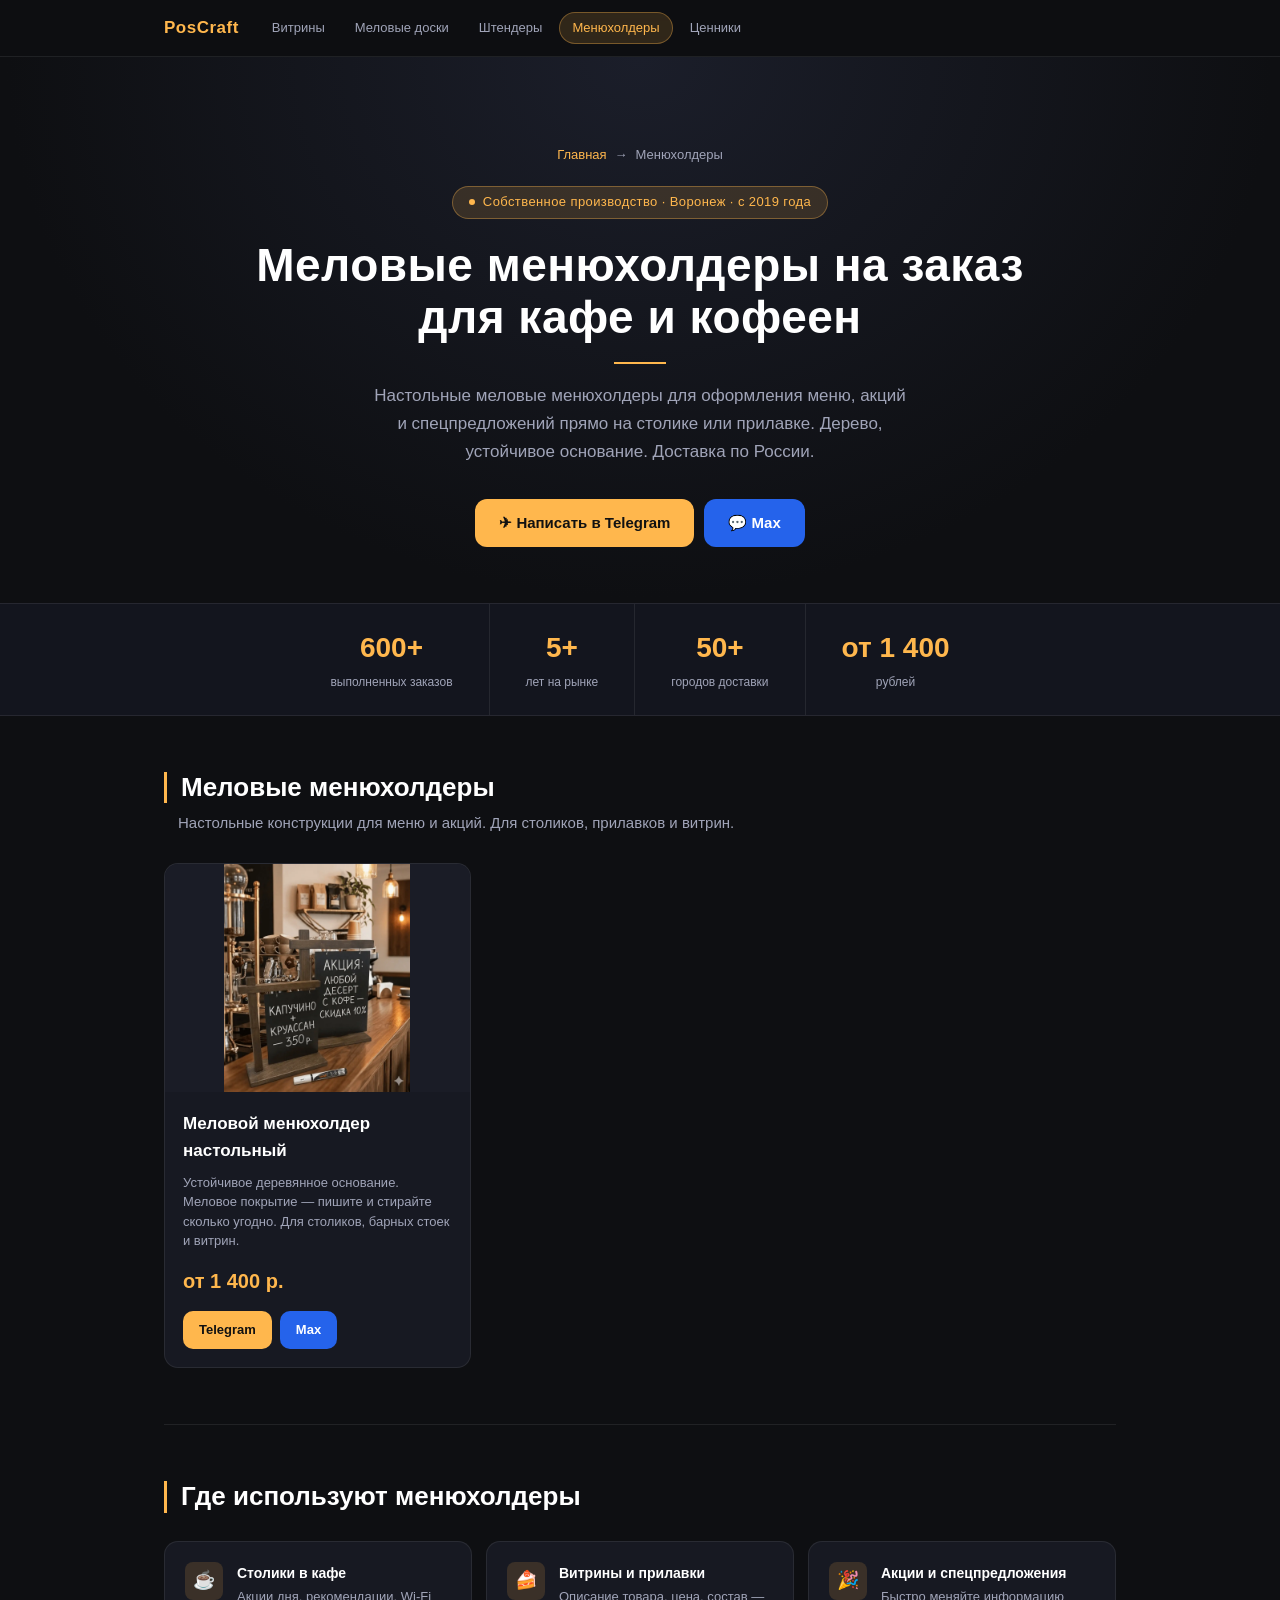
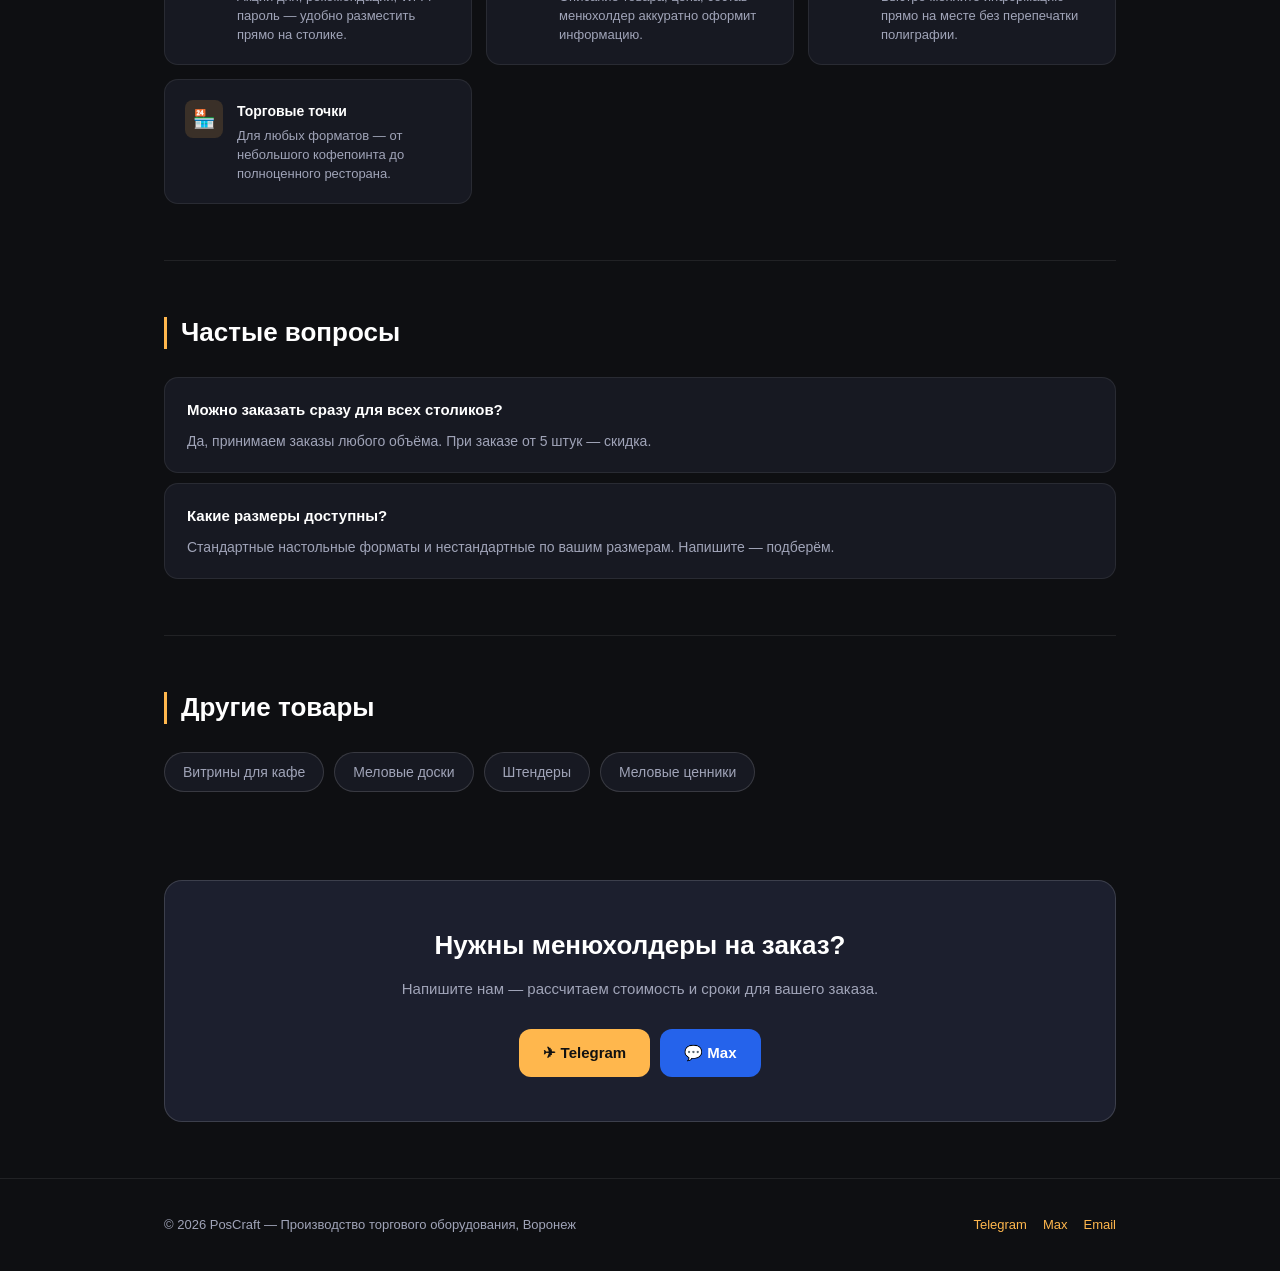
<file: menuholdery/index.html>
<!DOCTYPE html>
<html lang="ru">
<head>
  <meta charset="UTF-8"><meta name="viewport" content="width=device-width, initial-scale=1.0">
  <title>Меловые менюхолдеры на заказ для кафе | PosCraft, Воронеж</title>
  <meta name="description" content="Настольные меловые менюхолдеры для кафе, кофеен и ресторанов. Оформление меню и акций прямо на столике. Собственное производство в Воронеже. Доставка по России от 1400 р.">
  <meta name="keywords" content="менюхолдер меловой, менюхолдер на заказ, настольный менюхолдер для кафе, меловой держатель меню Воронеж">
  <link rel="canonical" href="https://poscraft.ru/menuholdery/">
  <meta property="og:title" content="Меловые менюхолдеры на заказ | PosCraft Воронеж">
  <meta property="og:image" content="https://poscraft.ru/images/menuholder.webp">
  <meta name="geo.region" content="RU-VOR"><meta name="geo.placename" content="Воронеж">
  <link rel="icon" href="/favicon.ico"><link rel="stylesheet" href="/style.css">
</head>
<body>
<nav class="site-nav"><div class="site-nav__inner">
  <a href="/" class="site-nav__logo">PosCraft</a>
  <a href="/vitriny/" class="site-nav__link">Витрины</a>
  <a href="/melovye-doski/" class="site-nav__link">Меловые доски</a>
  <a href="/shtendery/" class="site-nav__link">Штендеры</a>
  <a href="/menuholdery/" class="site-nav__link active">Менюхолдеры</a>
  <a href="/czenniki/" class="site-nav__link">Ценники</a>
</div></nav>
<header class="hero"><div class="container">
  <div class="breadcrumb" style="justify-content:center;margin-bottom:20px"><a href="/">Главная</a><span>→</span><span>Менюхолдеры</span></div>
  <div class="hero__badge">Собственное производство · Воронеж · с 2019 года</div>
  <h1>Меловые менюхолдеры на заказ<br>для кафе и кофеен</h1>
  <div class="hero__line"></div>
  <p class="hero__sub">Настольные меловые менюхолдеры для оформления меню, акций и спецпредложений прямо на столике или прилавке. Дерево, устойчивое основание. Доставка по России.</p>
  <div class="hero__btns"><a href="https://t.me/stegruslan" class="btn btn-gold">✈ Написать в Telegram</a><a href="https://max.ru/u/f9LHodD0cOJj3__WqY2e4vFNyRtDeu-g9kXnE26N12MBbp6iLhV77JUU4lA" class="btn btn-blue">💬 Max</a></div>
</div></header>
<div class="stats-bar">
  <div class="stat-item"><div class="stat-num">600+</div><div class="stat-label">выполненных заказов</div></div>
  <div class="stat-item"><div class="stat-num">5+</div><div class="stat-label">лет на рынке</div></div>
  <div class="stat-item"><div class="stat-num">50+</div><div class="stat-label">городов доставки</div></div>
  <div class="stat-item"><div class="stat-num">от 1 400</div><div class="stat-label">рублей</div></div>
</div>
<div class="container">
  <section class="section"><div class="section__head"><h2 class="section__title">Меловые менюхолдеры</h2><p class="section__sub">Настольные конструкции для меню и акций. Для столиков, прилавков и витрин.</p></div>
    <div class="cards"><div class="card"><img class="card__img" src="/images/menuholder.webp" alt="Меловой менюхолдер настольный" loading="lazy"><div class="card__body"><div class="card__title">Меловой менюхолдер настольный</div><div class="card__desc">Устойчивое деревянное основание. Меловое покрытие — пишите и стирайте сколько угодно. Для столиков, барных стоек и витрин.</div><div class="card__price">от 1 400 р.</div><div class="card__btns"><a href="https://t.me/stegruslan" class="btn btn-gold btn-sm">Telegram</a><a href="https://max.ru/u/f9LHodD0cOJj3__WqY2e4vFNyRtDeu-g9kXnE26N12MBbp6iLhV77JUU4lA" class="btn btn-blue btn-sm">Max</a></div></div></div></div>
  </section>
  <section class="section"><div class="section__head"><h2 class="section__title">Где используют менюхолдеры</h2></div>
    <div class="why-grid">
      <div class="why-item"><div class="why-icon">☕</div><div><div class="why-item__title">Столики в кафе</div><div class="why-item__desc">Акции дня, рекомендации, Wi-Fi пароль — удобно разместить прямо на столике.</div></div></div>
      <div class="why-item"><div class="why-icon">🍰</div><div><div class="why-item__title">Витрины и прилавки</div><div class="why-item__desc">Описание товара, цена, состав — менюхолдер аккуратно оформит информацию.</div></div></div>
      <div class="why-item"><div class="why-icon">🎉</div><div><div class="why-item__title">Акции и спецпредложения</div><div class="why-item__desc">Быстро меняйте информацию прямо на месте без перепечатки полиграфии.</div></div></div>
      <div class="why-item"><div class="why-icon">🏪</div><div><div class="why-item__title">Торговые точки</div><div class="why-item__desc">Для любых форматов — от небольшого кофепоинта до полноценного ресторана.</div></div></div>
    </div>
  </section>
  <section class="section"><div class="section__head"><h2 class="section__title">Частые вопросы</h2></div>
    <div class="faq">
      <div class="faq-item"><div class="faq-item__q">Можно заказать сразу для всех столиков?</div><div class="faq-item__a">Да, принимаем заказы любого объёма. При заказе от 5 штук — скидка.</div></div>
      <div class="faq-item"><div class="faq-item__q">Какие размеры доступны?</div><div class="faq-item__a">Стандартные настольные форматы и нестандартные по вашим размерам. Напишите — подберём.</div></div>
    </div>
  </section>
  <section class="section"><div class="section__head"><h2 class="section__title">Другие товары</h2></div>
    <div class="cat-links"><a href="/vitriny/" class="cat-link">Витрины для кафе</a><a href="/melovye-doski/" class="cat-link">Меловые доски</a><a href="/shtendery/" class="cat-link">Штендеры</a><a href="/czenniki/" class="cat-link">Меловые ценники</a></div>
  </section>
  <div class="cta-block"><h2>Нужны менюхолдеры на заказ?</h2><p>Напишите нам — рассчитаем стоимость и сроки для вашего заказа.</p><div class="hero__btns"><a href="https://t.me/stegruslan" class="btn btn-gold">✈ Telegram</a><a href="https://max.ru/u/f9LHodD0cOJj3__WqY2e4vFNyRtDeu-g9kXnE26N12MBbp6iLhV77JUU4lA" class="btn btn-blue">💬 Max</a></div></div>
</div>
<footer class="site-footer"><div class="site-footer__inner"><span>© 2026 PosCraft — Производство торгового оборудования, Воронеж</span><div style="display:flex;gap:16px;flex-wrap:wrap"><a href="https://t.me/stegruslan">Telegram</a><a href="https://max.ru/u/f9LHodD0cOJj3__WqY2e4vFNyRtDeu-g9kXnE26N12MBbp6iLhV77JUU4lA">Max</a><a href="mailto:ruslanstegancev175@gmail.com">Email</a></div></div></footer>
</body></html>
</file>
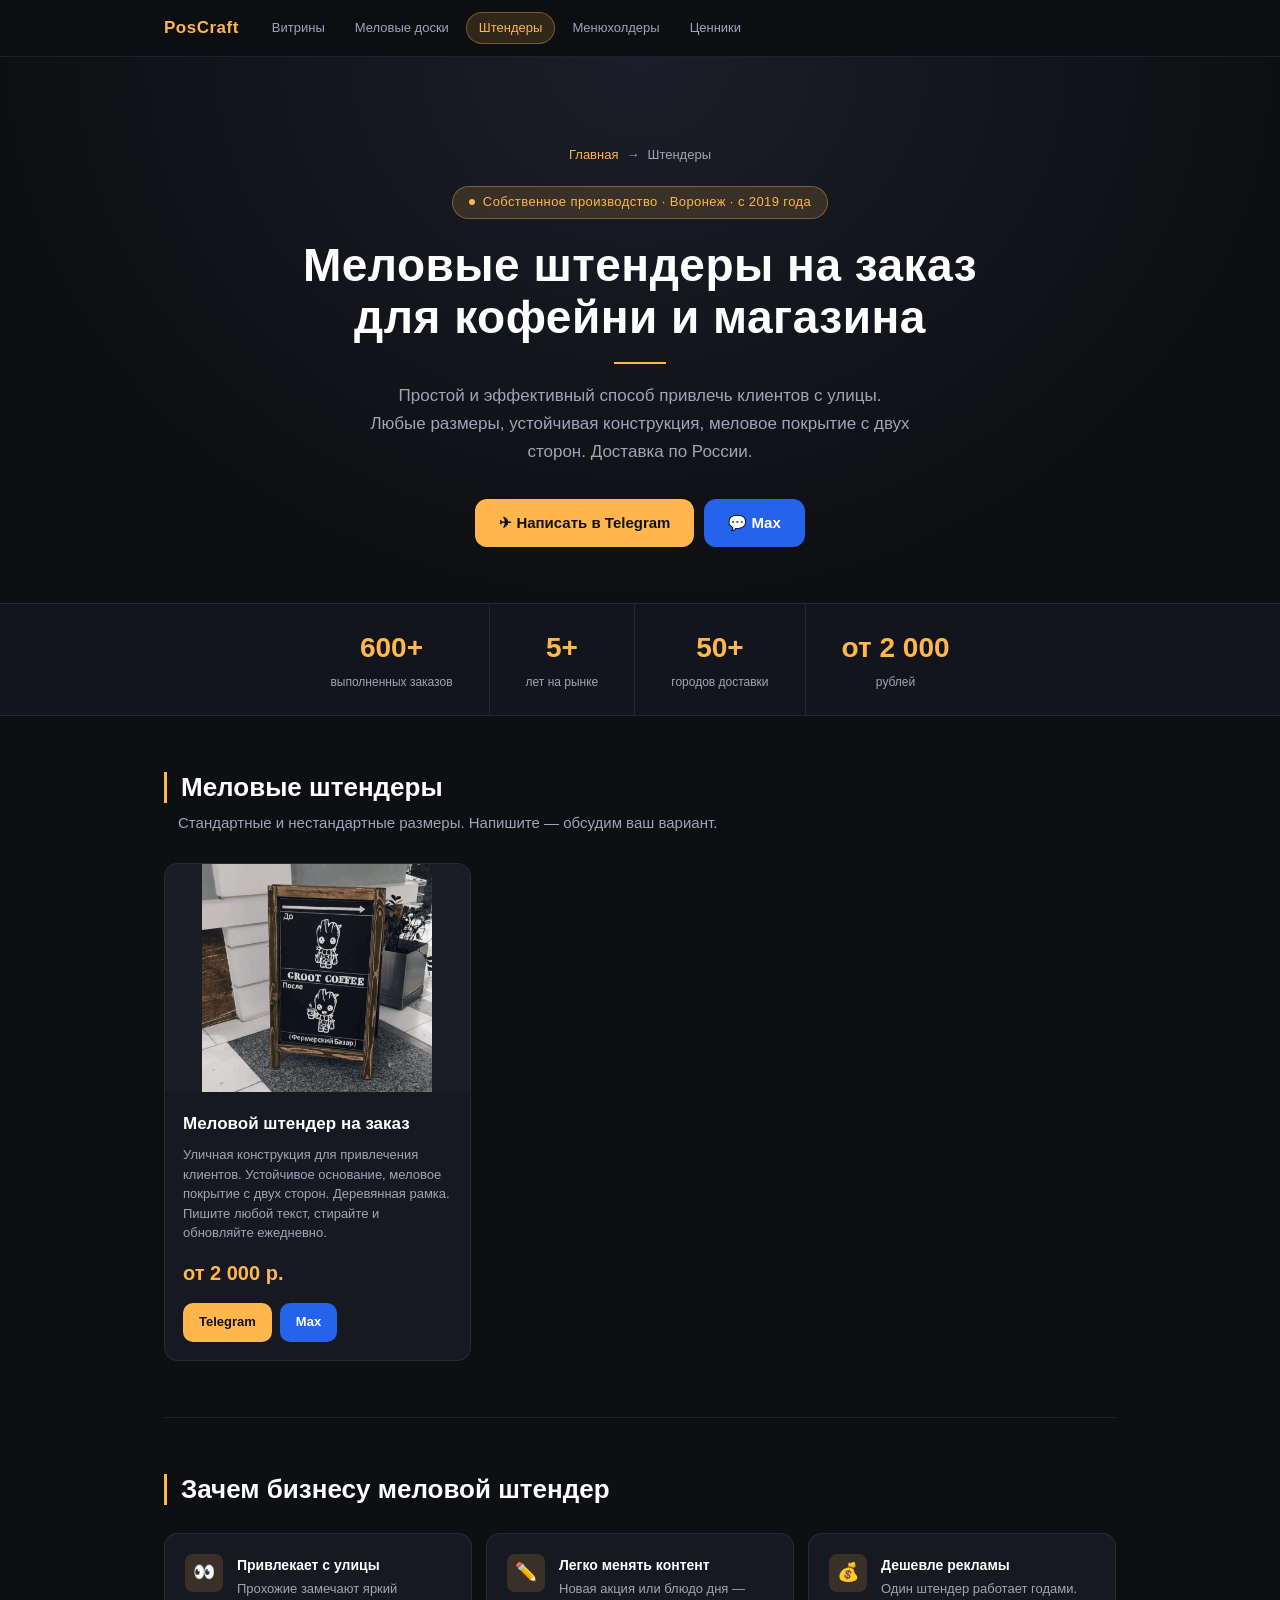
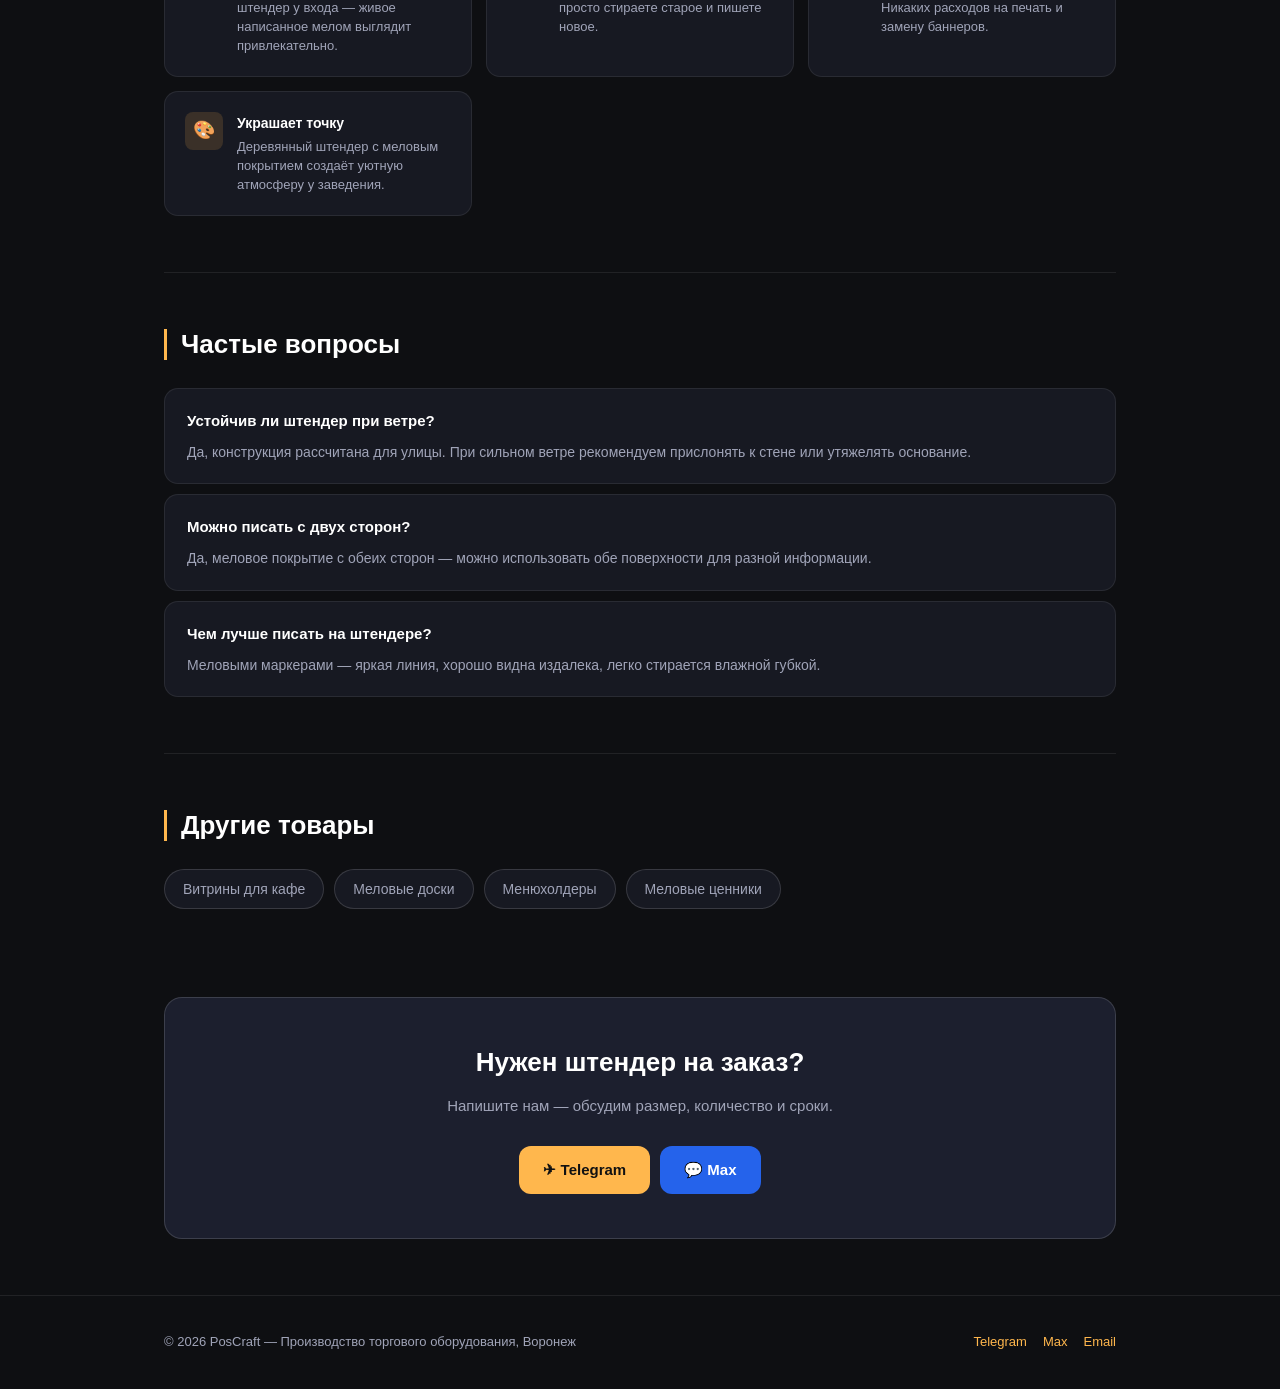
<file: shtendery/index.html>
<!DOCTYPE html>
<html lang="ru">
<head>
  <meta charset="UTF-8"><meta name="viewport" content="width=device-width, initial-scale=1.0">
  <title>Меловые штендеры на заказ для кофейни и магазина | PosCraft, Воронеж</title>
  <meta name="description" content="Меловые штендеры на заказ для кофеен, кафе и магазинов. Привлекают клиентов с улицы. Собственное производство в Воронеже. Любые размеры. Доставка по России от 2000 р.">
  <meta name="keywords" content="меловой штендер на заказ, штендер для кофейни, штендер для кафе, уличный штендер меловой, штендер Воронеж">
  <link rel="canonical" href="https://poscraft.ru/shtendery/">
  <meta property="og:title" content="Меловые штендеры на заказ | PosCraft Воронеж">
  <meta property="og:image" content="https://poscraft.ru/images/melovoy_schender.webp">
  <meta name="geo.region" content="RU-VOR"><meta name="geo.placename" content="Воронеж">
  <link rel="icon" href="/favicon.ico"><link rel="stylesheet" href="/style.css">
</head>
<body>
<nav class="site-nav"><div class="site-nav__inner">
  <a href="/" class="site-nav__logo">PosCraft</a>
  <a href="/vitriny/" class="site-nav__link">Витрины</a>
  <a href="/melovye-doski/" class="site-nav__link">Меловые доски</a>
  <a href="/shtendery/" class="site-nav__link active">Штендеры</a>
  <a href="/menuholdery/" class="site-nav__link">Менюхолдеры</a>
  <a href="/czenniki/" class="site-nav__link">Ценники</a>
</div></nav>
<header class="hero"><div class="container">
  <div class="breadcrumb" style="justify-content:center;margin-bottom:20px"><a href="/">Главная</a><span>→</span><span>Штендеры</span></div>
  <div class="hero__badge">Собственное производство · Воронеж · с 2019 года</div>
  <h1>Меловые штендеры на заказ<br>для кофейни и магазина</h1>
  <div class="hero__line"></div>
  <p class="hero__sub">Простой и эффективный способ привлечь клиентов с улицы. Любые размеры, устойчивая конструкция, меловое покрытие с двух сторон. Доставка по России.</p>
  <div class="hero__btns"><a href="https://t.me/stegruslan" class="btn btn-gold">✈ Написать в Telegram</a><a href="https://max.ru/u/f9LHodD0cOJj3__WqY2e4vFNyRtDeu-g9kXnE26N12MBbp6iLhV77JUU4lA" class="btn btn-blue">💬 Max</a></div>
</div></header>
<div class="stats-bar">
  <div class="stat-item"><div class="stat-num">600+</div><div class="stat-label">выполненных заказов</div></div>
  <div class="stat-item"><div class="stat-num">5+</div><div class="stat-label">лет на рынке</div></div>
  <div class="stat-item"><div class="stat-num">50+</div><div class="stat-label">городов доставки</div></div>
  <div class="stat-item"><div class="stat-num">от 2 000</div><div class="stat-label">рублей</div></div>
</div>
<div class="container">
  <section class="section"><div class="section__head"><h2 class="section__title">Меловые штендеры</h2><p class="section__sub">Стандартные и нестандартные размеры. Напишите — обсудим ваш вариант.</p></div>
    <div class="cards"><div class="card"><img class="card__img" src="/images/melovoy_schender.webp" alt="Меловой штендер на заказ" loading="lazy"><div class="card__body"><div class="card__title">Меловой штендер на заказ</div><div class="card__desc">Уличная конструкция для привлечения клиентов. Устойчивое основание, меловое покрытие с двух сторон. Деревянная рамка. Пишите любой текст, стирайте и обновляйте ежедневно.</div><div class="card__price">от 2 000 р.</div><div class="card__btns"><a href="https://t.me/stegruslan" class="btn btn-gold btn-sm">Telegram</a><a href="https://max.ru/u/f9LHodD0cOJj3__WqY2e4vFNyRtDeu-g9kXnE26N12MBbp6iLhV77JUU4lA" class="btn btn-blue btn-sm">Max</a></div></div></div></div>
  </section>
  <section class="section"><div class="section__head"><h2 class="section__title">Зачем бизнесу меловой штендер</h2></div>
    <div class="why-grid">
      <div class="why-item"><div class="why-icon">👀</div><div><div class="why-item__title">Привлекает с улицы</div><div class="why-item__desc">Прохожие замечают яркий штендер у входа — живое написанное мелом выглядит привлекательно.</div></div></div>
      <div class="why-item"><div class="why-icon">✏️</div><div><div class="why-item__title">Легко менять контент</div><div class="why-item__desc">Новая акция или блюдо дня — просто стираете старое и пишете новое.</div></div></div>
      <div class="why-item"><div class="why-icon">💰</div><div><div class="why-item__title">Дешевле рекламы</div><div class="why-item__desc">Один штендер работает годами. Никаких расходов на печать и замену баннеров.</div></div></div>
      <div class="why-item"><div class="why-icon">🎨</div><div><div class="why-item__title">Украшает точку</div><div class="why-item__desc">Деревянный штендер с меловым покрытием создаёт уютную атмосферу у заведения.</div></div></div>
    </div>
  </section>
  <section class="section"><div class="section__head"><h2 class="section__title">Частые вопросы</h2></div>
    <div class="faq">
      <div class="faq-item"><div class="faq-item__q">Устойчив ли штендер при ветре?</div><div class="faq-item__a">Да, конструкция рассчитана для улицы. При сильном ветре рекомендуем прислонять к стене или утяжелять основание.</div></div>
      <div class="faq-item"><div class="faq-item__q">Можно писать с двух сторон?</div><div class="faq-item__a">Да, меловое покрытие с обеих сторон — можно использовать обе поверхности для разной информации.</div></div>
      <div class="faq-item"><div class="faq-item__q">Чем лучше писать на штендере?</div><div class="faq-item__a">Меловыми маркерами — яркая линия, хорошо видна издалека, легко стирается влажной губкой.</div></div>
    </div>
  </section>
  <section class="section"><div class="section__head"><h2 class="section__title">Другие товары</h2></div>
    <div class="cat-links"><a href="/vitriny/" class="cat-link">Витрины для кафе</a><a href="/melovye-doski/" class="cat-link">Меловые доски</a><a href="/menuholdery/" class="cat-link">Менюхолдеры</a><a href="/czenniki/" class="cat-link">Меловые ценники</a></div>
  </section>
  <div class="cta-block"><h2>Нужен штендер на заказ?</h2><p>Напишите нам — обсудим размер, количество и сроки.</p><div class="hero__btns"><a href="https://t.me/stegruslan" class="btn btn-gold">✈ Telegram</a><a href="https://max.ru/u/f9LHodD0cOJj3__WqY2e4vFNyRtDeu-g9kXnE26N12MBbp6iLhV77JUU4lA" class="btn btn-blue">💬 Max</a></div></div>
</div>
<footer class="site-footer"><div class="site-footer__inner"><span>© 2026 PosCraft — Производство торгового оборудования, Воронеж</span><div style="display:flex;gap:16px;flex-wrap:wrap"><a href="https://t.me/stegruslan">Telegram</a><a href="https://max.ru/u/f9LHodD0cOJj3__WqY2e4vFNyRtDeu-g9kXnE26N12MBbp6iLhV77JUU4lA">Max</a><a href="mailto:ruslanstegancev175@gmail.com">Email</a></div></div></footer>
</body></html>
</file>
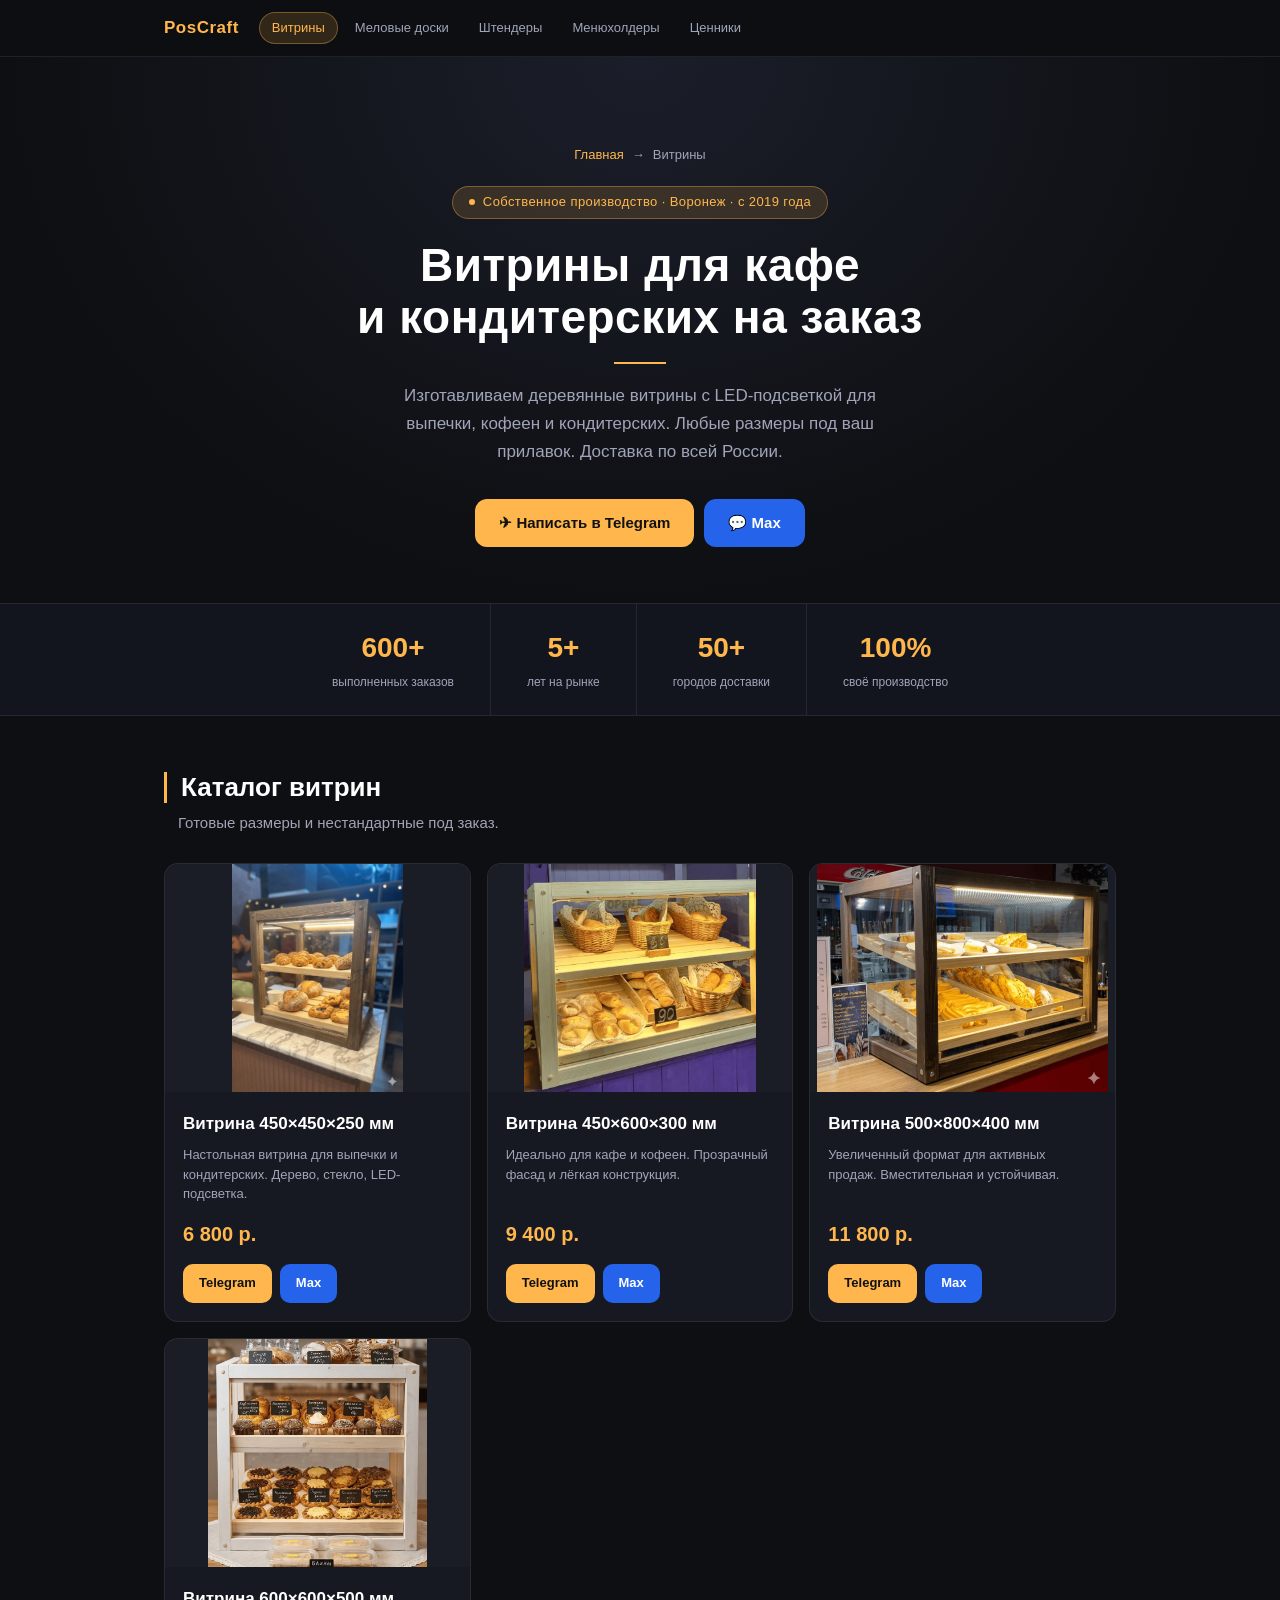
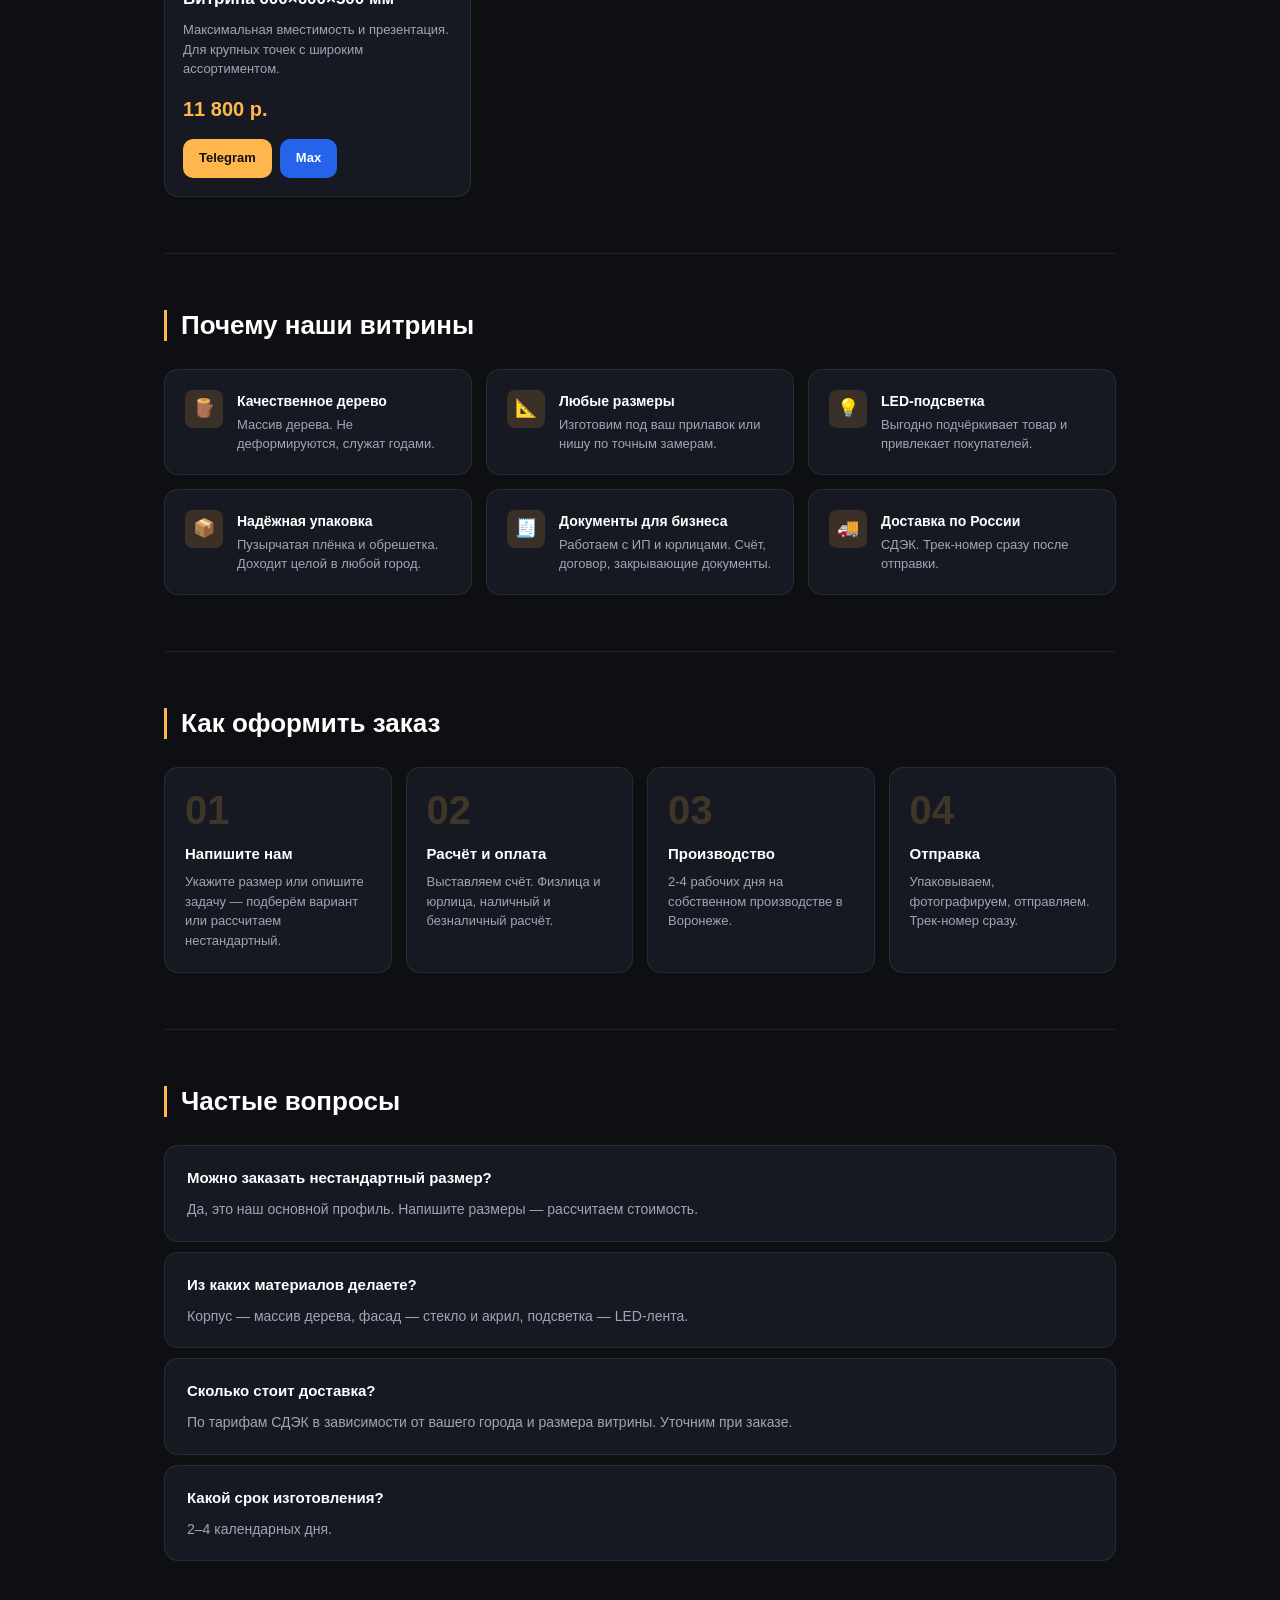
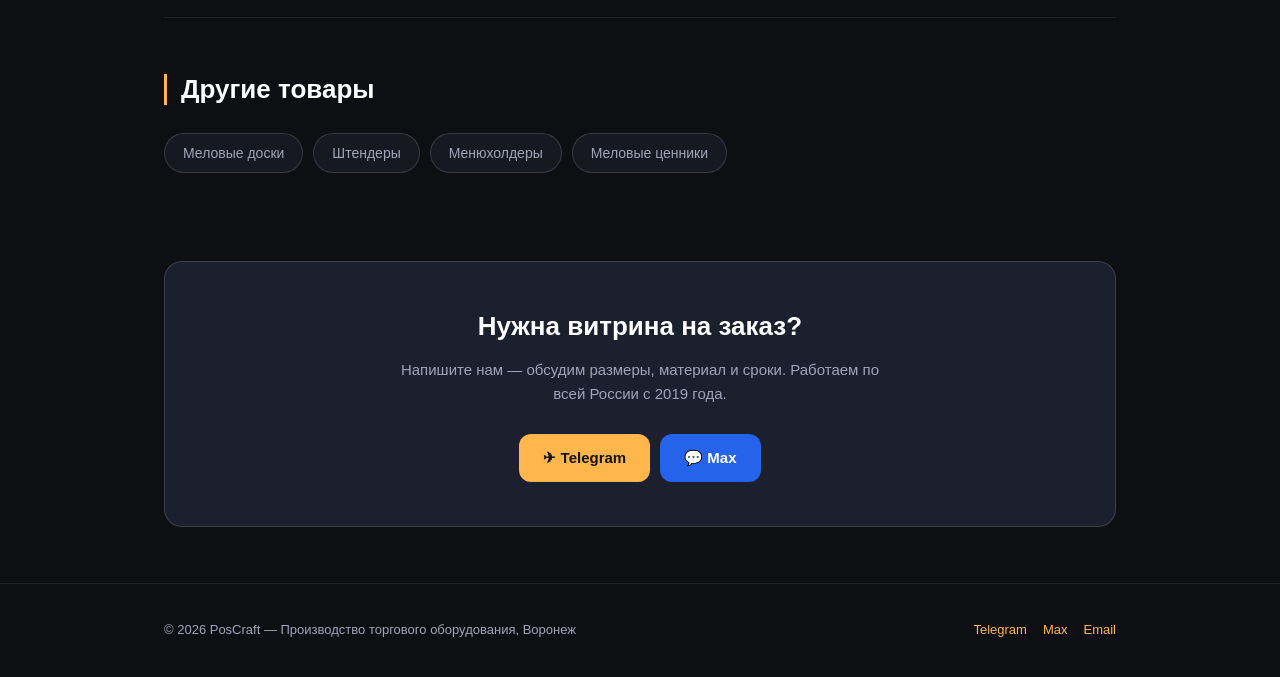
<file: vitriny/index.html>
<!DOCTYPE html>
<html lang="ru">

<head>
  <meta charset="UTF-8">
  <meta name="viewport" content="width=device-width, initial-scale=1.0">
  <title>Витрины для кафе и кондитерских на заказ | PosCraft, Воронеж</title>
  <meta name="description"
    content="Деревянные витрины для выпечки, кофеен и кондитерских на заказ. Дерево, стекло, LED-подсветка. Любые размеры. Собственное производство в Воронеже с 2019 года. Доставка по России.">
  <meta name="keywords"
    content="витрина для выпечки, витрина для кафе на заказ, деревянная витрина кондитерской, витрина для кофейни, торговая витрина на заказ Воронеж">
  <link rel="canonical" href="https://poscraft.ru/vitriny/">
  <meta property="og:title" content="Витрины для кафе на заказ | PosCraft Воронеж">
  <meta property="og:image" content="https://poscraft.ru/images/vitrina_45_60_30.webp">
  <meta name="geo.region" content="RU-VOR">
  <meta name="geo.placename" content="Воронеж">
  <link rel="icon" href="/favicon.ico">
  <link rel="stylesheet" href="/style.css">
</head>

<body>
  <nav class="site-nav">
    <div class="site-nav__inner">
      <a href="/" class="site-nav__logo">PosCraft</a>
      <a href="/vitriny/" class="site-nav__link active">Витрины</a>
      <a href="/melovye-doski/" class="site-nav__link">Меловые доски</a>
      <a href="/shtendery/" class="site-nav__link">Штендеры</a>
      <a href="/menuholdery/" class="site-nav__link">Менюхолдеры</a>
      <a href="/czenniki/" class="site-nav__link">Ценники</a>
    </div>
  </nav>
  <header class="hero">
    <div class="container">
      <div class="breadcrumb" style="justify-content:center;margin-bottom:20px"><a
          href="/">Главная</a><span>→</span><span>Витрины</span></div>
      <div class="hero__badge">Собственное производство · Воронеж · с 2019 года</div>
      <h1>Витрины для кафе<br>и кондитерских на заказ</h1>
      <div class="hero__line"></div>
      <p class="hero__sub">Изготавливаем деревянные витрины с LED-подсветкой для выпечки, кофеен и кондитерских. Любые
        размеры под ваш прилавок. Доставка по всей России.</p>
      <div class="hero__btns">
        <a href="https://t.me/stegruslan" class="btn btn-gold">✈ Написать в Telegram</a>
        <a href="https://max.ru/u/f9LHodD0cOJj3__WqY2e4vFNyRtDeu-g9kXnE26N12MBbp6iLhV77JUU4lA" class="btn btn-blue">💬
          Max</a>
      </div>
    </div>
  </header>
  <div class="stats-bar">
    <div class="stat-item">
      <div class="stat-num">600+</div>
      <div class="stat-label">выполненных заказов</div>
    </div>
    <div class="stat-item">
      <div class="stat-num">5+</div>
      <div class="stat-label">лет на рынке</div>
    </div>
    <div class="stat-item">
      <div class="stat-num">50+</div>
      <div class="stat-label">городов доставки</div>
    </div>
    <div class="stat-item">
      <div class="stat-num">100%</div>
      <div class="stat-label">своё производство</div>
    </div>
  </div>
  <div class="container">
    <section class="section" id="catalog">
      <div class="section__head">
        <h2 class="section__title">Каталог витрин</h2>
        <p class="section__sub">Готовые размеры и нестандартные под заказ.</p>
      </div>
      <div class="cards">
        <div class="card"><img class="card__img" src="/images/vitrina_45_45_25.webp" alt="Витрина 450×450×250 мм"
            loading="lazy">
          <div class="card__body">
            <div class="card__title">Витрина 450×450×250 мм</div>
            <div class="card__desc">Настольная витрина для выпечки и кондитерских. Дерево, стекло, LED-подсветка.</div>
            <div class="card__price">6 800 р.</div>
            <div class="card__btns"><a href="https://t.me/stegruslan" class="btn btn-gold btn-sm">Telegram</a><a
                href="https://max.ru/u/f9LHodD0cOJj3__WqY2e4vFNyRtDeu-g9kXnE26N12MBbp6iLhV77JUU4lA"
                class="btn btn-blue btn-sm">Max</a></div>
          </div>
        </div>
        <div class="card"><img class="card__img" src="/images/vitrina_45_60_30.webp" alt="Витрина 450×600×300 мм"
            loading="lazy">
          <div class="card__body">
            <div class="card__title">Витрина 450×600×300 мм</div>
            <div class="card__desc">Идеально для кафе и кофеен. Прозрачный фасад и лёгкая конструкция.</div>
            <div class="card__price">9 400 р.</div>
            <div class="card__btns"><a href="https://t.me/stegruslan" class="btn btn-gold btn-sm">Telegram</a><a
                href="https://max.ru/u/f9LHodD0cOJj3__WqY2e4vFNyRtDeu-g9kXnE26N12MBbp6iLhV77JUU4lA"
                class="btn btn-blue btn-sm">Max</a></div>
          </div>
        </div>
        <div class="card"><img class="card__img" src="/images/vitrina_50_80_40.webp" alt="Витрина 500×800×400 мм"
            loading="lazy">
          <div class="card__body">
            <div class="card__title">Витрина 500×800×400 мм</div>
            <div class="card__desc">Увеличенный формат для активных продаж. Вместительная и устойчивая.</div>
            <div class="card__price">11 800 р.</div>
            <div class="card__btns"><a href="https://t.me/stegruslan" class="btn btn-gold btn-sm">Telegram</a><a
                href="https://max.ru/u/f9LHodD0cOJj3__WqY2e4vFNyRtDeu-g9kXnE26N12MBbp6iLhV77JUU4lA"
                class="btn btn-blue btn-sm">Max</a></div>
          </div>
        </div>
        <div class="card"><img class="card__img" src="/images/vitrina_60_60_50.webp" alt="Витрина 600×600×500 мм"
            loading="lazy">
          <div class="card__body">
            <div class="card__title">Витрина 600×600×500 мм</div>
            <div class="card__desc">Максимальная вместимость и презентация. Для крупных точек с широким ассортиментом.
            </div>
            <div class="card__price">11 800 р.</div>
            <div class="card__btns"><a href="https://t.me/stegruslan" class="btn btn-gold btn-sm">Telegram</a><a
                href="https://max.ru/u/f9LHodD0cOJj3__WqY2e4vFNyRtDeu-g9kXnE26N12MBbp6iLhV77JUU4lA"
                class="btn btn-blue btn-sm">Max</a></div>
          </div>
        </div>
      </div>
    </section>
    <section class="section">
      <div class="section__head">
        <h2 class="section__title">Почему наши витрины</h2>
      </div>
      <div class="why-grid">
        <div class="why-item">
          <div class="why-icon">🪵</div>
          <div>
            <div class="why-item__title">Качественное дерево</div>
            <div class="why-item__desc">Массив дерева. Не деформируются, служат годами.</div>
          </div>
        </div>
        <div class="why-item">
          <div class="why-icon">📐</div>
          <div>
            <div class="why-item__title">Любые размеры</div>
            <div class="why-item__desc">Изготовим под ваш прилавок или нишу по точным замерам.</div>
          </div>
        </div>
        <div class="why-item">
          <div class="why-icon">💡</div>
          <div>
            <div class="why-item__title">LED-подсветка</div>
            <div class="why-item__desc">Выгодно подчёркивает товар и привлекает покупателей.</div>
          </div>
        </div>
        <div class="why-item">
          <div class="why-icon">📦</div>
          <div>
            <div class="why-item__title">Надёжная упаковка</div>
            <div class="why-item__desc">Пузырчатая плёнка и обрешетка. Доходит целой в любой город.</div>
          </div>
        </div>
        <div class="why-item">
          <div class="why-icon">🧾</div>
          <div>
            <div class="why-item__title">Документы для бизнеса</div>
            <div class="why-item__desc">Работаем с ИП и юрлицами. Счёт, договор, закрывающие документы.</div>
          </div>
        </div>
        <div class="why-item">
          <div class="why-icon">🚚</div>
          <div>
            <div class="why-item__title">Доставка по России</div>
            <div class="why-item__desc">СДЭК. Трек-номер сразу после отправки.</div>
          </div>
        </div>
      </div>
    </section>
    <section class="section">
      <div class="section__head">
        <h2 class="section__title">Как оформить заказ</h2>
      </div>
      <div class="steps">
        <div class="step">
          <div class="step__num">01</div>
          <div class="step__title">Напишите нам</div>
          <div class="step__desc">Укажите размер или опишите задачу — подберём вариант или рассчитаем нестандартный.
          </div>
        </div>
        <div class="step">
          <div class="step__num">02</div>
          <div class="step__title">Расчёт и оплата</div>
          <div class="step__desc">Выставляем счёт. Физлица и юрлица, наличный и безналичный расчёт.</div>
        </div>
        <div class="step">
          <div class="step__num">03</div>
          <div class="step__title">Производство</div>
          <div class="step__desc">2-4 рабочих дня на собственном производстве в Воронеже.</div>
        </div>
        <div class="step">
          <div class="step__num">04</div>
          <div class="step__title">Отправка</div>
          <div class="step__desc">Упаковываем, фотографируем, отправляем. Трек-номер сразу.</div>
        </div>
      </div>
    </section>
    <section class="section">
      <div class="section__head">
        <h2 class="section__title">Частые вопросы</h2>
      </div>
      <div class="faq">
        <div class="faq-item">
          <div class="faq-item__q">Можно заказать нестандартный размер?</div>
          <div class="faq-item__a">Да, это наш основной профиль. Напишите размеры — рассчитаем стоимость.</div>
        </div>
        <div class="faq-item">
          <div class="faq-item__q">Из каких материалов делаете?</div>
          <div class="faq-item__a">Корпус — массив дерева, фасад — стекло и акрил, подсветка —
            LED-лента.</div>
        </div>
        <div class="faq-item">
          <div class="faq-item__q">Сколько стоит доставка?</div>
          <div class="faq-item__a">По тарифам СДЭК в зависимости от вашего города и размера витрины. Уточним при заказе.
          </div>
        </div>
        <div class="faq-item">
          <div class="faq-item__q">Какой срок изготовления?</div>
          <div class="faq-item__a">2–4 календарных дня.</div>
        </div>
      </div>
    </section>
    <section class="section">
      <div class="section__head">
        <h2 class="section__title">Другие товары</h2>
      </div>
      <div class="cat-links">
        <a href="/melovye-doski/" class="cat-link">Меловые доски</a>
        <a href="/shtendery/" class="cat-link">Штендеры</a>
        <a href="/menuholdery/" class="cat-link">Менюхолдеры</a>
        <a href="/czenniki/" class="cat-link">Меловые ценники</a>
      </div>
    </section>
    <div class="cta-block">
      <h2>Нужна витрина на заказ?</h2>
      <p>Напишите нам — обсудим размеры, материал и сроки. Работаем по всей России с 2019 года.</p>
      <div class="hero__btns"><a href="https://t.me/stegruslan" class="btn btn-gold">✈ Telegram</a><a
          href="https://max.ru/u/f9LHodD0cOJj3__WqY2e4vFNyRtDeu-g9kXnE26N12MBbp6iLhV77JUU4lA" class="btn btn-blue">💬
          Max</a></div>
    </div>
  </div>
  <footer class="site-footer">
    <div class="site-footer__inner"><span>© 2026 PosCraft — Производство торгового оборудования, Воронеж</span>
      <div style="display:flex;gap:16px;flex-wrap:wrap"><a href="https://t.me/stegruslan">Telegram</a><a
          href="https://max.ru/u/f9LHodD0cOJj3__WqY2e4vFNyRtDeu-g9kXnE26N12MBbp6iLhV77JUU4lA">Max</a><a
          href="mailto:ruslanstegancev175@gmail.com">Email</a></div>
    </div>
  </footer>
</body>

</html>
</file>
<file: style.css>
:root {
  --bg: #0e0f12;
  --bg2: #13151e;
  --card: #171922;
  --card2: #1c1f2e;
  --muted: #a0a4b8;
  --text: #ffffff;
  --accent: #ffb74d;
  --accent-dim: rgba(255,183,77,0.15);
  --accent-border: rgba(255,183,77,0.35);
  --stroke: rgba(255,255,255,0.08);
  --stroke2: rgba(255,255,255,0.14);
  --radius: 14px;
  --radius-sm: 8px;
  --max: 1000px;
}

*, *::before, *::after { box-sizing: border-box; margin: 0; padding: 0; }

html { scroll-behavior: smooth; }

body {
  font-family: -apple-system, BlinkMacSystemFont, 'Segoe UI', Arial, sans-serif;
  background: var(--bg);
  color: var(--text);
  line-height: 1.6;
  font-size: 16px;
}

a { color: inherit; text-decoration: none; }
img { display: block; width: 100%; }

/* ── NAV ── */
.site-nav {
  position: sticky;
  top: 0;
  z-index: 100;
  background: rgba(14,15,18,0.92);
  backdrop-filter: blur(12px);
  border-bottom: 1px solid var(--stroke);
}
.site-nav__inner {
  max-width: var(--max);
  margin: 0 auto;
  padding: 0 24px;
  height: 56px;
  display: flex;
  align-items: center;
  gap: 4px;
  overflow-x: auto;
  scrollbar-width: none;
}
.site-nav__inner::-webkit-scrollbar { display: none; }
.site-nav__logo {
  font-size: 17px;
  font-weight: 700;
  color: var(--accent);
  letter-spacing: 0.5px;
  margin-right: 16px;
  flex-shrink: 0;
}
.site-nav__link {
  white-space: nowrap;
  font-size: 13px;
  color: var(--muted);
  padding: 5px 12px;
  border-radius: 20px;
  border: 1px solid transparent;
  transition: color .15s, border-color .15s, background .15s;
  flex-shrink: 0;
}
.site-nav__link:hover { color: var(--text); border-color: var(--stroke2); }
.site-nav__link.active {
  color: var(--accent);
  border-color: var(--accent-border);
  background: var(--accent-dim);
}

/* ── CONTAINER ── */
.container {
  max-width: var(--max);
  margin: 0 auto;
  padding: 0 24px;
}

/* ── HERO ── */
.hero {
  padding: 72px 0 56px;
  text-align: center;
  background: radial-gradient(ellipse at top, #1b1e2a 0%, var(--bg) 70%);
  position: relative;
}
.hero__badge {
  display: inline-flex;
  align-items: center;
  gap: 8px;
  background: var(--accent-dim);
  border: 1px solid var(--accent-border);
  color: var(--accent);
  font-size: 13px;
  padding: 5px 16px;
  border-radius: 20px;
  margin-bottom: 20px;
  letter-spacing: 0.4px;
}
.hero__badge::before {
  content: '';
  width: 6px; height: 6px;
  border-radius: 50%;
  background: var(--accent);
  flex-shrink: 0;
}
.hero h1 {
  font-size: clamp(28px, 5vw, 46px);
  font-weight: 700;
  line-height: 1.15;
  letter-spacing: 0.5px;
  margin-bottom: 8px;
}
.hero__line {
  width: 52px; height: 2px;
  background: var(--accent);
  margin: 18px auto;
}
.hero__sub {
  font-size: 17px;
  color: var(--muted);
  max-width: 540px;
  margin: 0 auto 32px;
  line-height: 1.65;
}
.hero__btns {
  display: flex;
  gap: 10px;
  justify-content: center;
  flex-wrap: wrap;
}

/* ── BREADCRUMB ── */
.breadcrumb {
  display: flex;
  gap: 8px;
  align-items: center;
  font-size: 13px;
  color: var(--muted);
  padding: 16px 0 0;
  flex-wrap: wrap;
}
.breadcrumb a { color: var(--accent); }
.breadcrumb a:hover { text-decoration: underline; }

/* ── BUTTONS ── */
.btn {
  display: inline-flex;
  align-items: center;
  gap: 7px;
  padding: 12px 24px;
  border-radius: 12px;
  font-size: 15px;
  font-weight: 700;
  cursor: pointer;
  transition: opacity .15s, transform .1s;
  border: none;
  white-space: nowrap;
}
.btn:hover { opacity: .88; }
.btn:active { transform: scale(.97); }
.btn-gold { background: var(--accent); color: #111; }
.btn-blue { background: #2563eb; color: #fff; }
.btn-ghost {
  background: transparent;
  color: var(--text);
  border: 1px solid rgba(255,255,255,0.22);
}
.btn-ghost:hover { border-color: rgba(255,255,255,0.45); }
.btn-sm { padding: 9px 16px; font-size: 13px; border-radius: 10px; }

/* ── STATS BAR ── */
.stats-bar {
  display: flex;
  justify-content: center;
  flex-wrap: wrap;
  background: var(--bg2);
  border-top: 1px solid var(--stroke);
  border-bottom: 1px solid var(--stroke);
}
.stat-item {
  padding: 22px 36px;
  text-align: center;
  border-right: 1px solid var(--stroke);
}
.stat-item:last-child { border-right: none; }
.stat-num { font-size: 28px; font-weight: 700; color: var(--accent); }
.stat-label { font-size: 12px; color: var(--muted); margin-top: 3px; }

/* ── SECTION ── */
.section { padding: 56px 0; }
.section + .section { border-top: 1px solid var(--stroke); }
.section__head { margin-bottom: 28px; }
.section__title {
  font-size: clamp(20px, 3.5vw, 26px);
  font-weight: 700;
  padding-left: 14px;
  border-left: 3px solid var(--accent);
  line-height: 1.2;
}
.section__sub {
  font-size: 15px;
  color: var(--muted);
  margin-top: 8px;
  padding-left: 14px;
  max-width: 600px;
}
.section__sub a { color: var(--accent); }
.section__sub a:hover { text-decoration: underline; }

/* ── CARDS GRID ── */
.cards {
  display: grid;
  grid-template-columns: repeat(auto-fill, minmax(280px, 1fr));
  gap: 16px;
}
.card {
  background: var(--card);
  border: 1px solid var(--stroke);
  border-radius: var(--radius);
  overflow: hidden;
  display: flex;
  flex-direction: column;
  transition: transform .2s, border-color .2s;
}
.card:hover {
  transform: translateY(-5px);
  border-color: var(--accent-border);
}
.card__img {
  width: 100%;
  aspect-ratio: 4/3;
  object-fit: contain;
  background: #1a1c26;
}
.card__body { padding: 18px; flex: 1; display: flex; flex-direction: column; }
.card__title { font-size: 17px; font-weight: 700; margin-bottom: 8px; }
.card__desc { font-size: 13px; color: var(--muted); flex: 1; margin-bottom: 14px; line-height: 1.5; }
.card__price { font-size: 20px; font-weight: 700; color: var(--accent); margin-bottom: 14px; }
.card__btns { display: flex; gap: 8px; flex-wrap: wrap; }

/* ── CATALOG LINKS ── */
.cat-links {
  display: flex;
  flex-wrap: wrap;
  gap: 10px;
  margin-bottom: 32px;
}
.cat-link {
  padding: 8px 18px;
  border: 1px solid var(--stroke2);
  border-radius: 20px;
  font-size: 14px;
  color: var(--muted);
  background: var(--card);
  transition: color .15s, border-color .15s;
}
.cat-link:hover { color: var(--accent); border-color: var(--accent-border); }

/* ── WHY GRID ── */
.why-grid {
  display: grid;
  grid-template-columns: repeat(auto-fill, minmax(230px, 1fr));
  gap: 14px;
}
.why-item {
  background: var(--card);
  border: 1px solid var(--stroke);
  border-radius: var(--radius);
  padding: 20px;
  display: flex;
  gap: 14px;
  align-items: flex-start;
}
.why-icon {
  width: 38px; height: 38px;
  background: var(--accent-dim);
  border-radius: var(--radius-sm);
  display: flex; align-items: center; justify-content: center;
  font-size: 18px;
  flex-shrink: 0;
}
.why-item__title { font-size: 14px; font-weight: 700; margin-bottom: 4px; }
.why-item__desc { font-size: 13px; color: var(--muted); line-height: 1.45; }

/* ── STEPS ── */
.steps {
  display: grid;
  grid-template-columns: repeat(auto-fit, minmax(180px, 1fr));
  gap: 14px;
}
.step {
  background: var(--card);
  border: 1px solid var(--stroke);
  border-radius: var(--radius);
  padding: 22px 20px;
  position: relative;
}
.step__num {
  font-size: 40px;
  font-weight: 700;
  color: rgba(255,183,77,0.18);
  line-height: 1;
  margin-bottom: 12px;
}
.step__title { font-size: 15px; font-weight: 700; margin-bottom: 6px; }
.step__desc { font-size: 13px; color: var(--muted); line-height: 1.5; }

/* ── FAQ ── */
.faq { display: flex; flex-direction: column; gap: 10px; }
.faq-item {
  background: var(--card);
  border: 1px solid var(--stroke);
  border-radius: var(--radius);
  padding: 20px 22px;
}
.faq-item__q { font-size: 15px; font-weight: 700; margin-bottom: 8px; }
.faq-item__a { font-size: 14px; color: var(--muted); line-height: 1.6; }

/* ── REVIEWS ── */
.review-grid {
  display: grid;
  grid-template-columns: repeat(auto-fit, minmax(260px, 1fr));
  gap: 14px;
}
.review-card {
  background: var(--card);
  border: 1px solid var(--stroke);
  border-radius: var(--radius);
  padding: 22px;
}
.review-stars { color: var(--accent); font-size: 15px; margin-bottom: 10px; }
.review-text { font-size: 14px; color: var(--muted); line-height: 1.65; margin-bottom: 16px; }
.reviewer { display: flex; align-items: center; gap: 10px; }
.reviewer-avatar {
  width: 36px; height: 36px;
  border-radius: 50%;
  background: var(--accent-dim);
  display: flex; align-items: center; justify-content: center;
  font-size: 13px; font-weight: 700; color: var(--accent);
  flex-shrink: 0;
}
.reviewer-name { font-size: 13px; font-weight: 700; }
.reviewer-meta { font-size: 12px; color: var(--muted); }

/* ── CTA BLOCK ── */
.cta-block {
  background: var(--card2);
  border: 1px solid var(--stroke2);
  border-radius: 18px;
  padding: 44px 36px;
  text-align: center;
  margin: 0 0 56px;
}
.cta-block h2 {
  font-size: clamp(20px, 3.5vw, 26px);
  font-weight: 700;
  margin-bottom: 10px;
}
.cta-block p {
  font-size: 15px;
  color: var(--muted);
  margin-bottom: 28px;
  max-width: 480px;
  margin-left: auto;
  margin-right: auto;
}
.cta-block .hero__btns { margin-top: 0; }

/* ── DELIVERY ── */
.delivery-block {
  background: var(--card);
  border: 1px solid var(--stroke);
  border-radius: var(--radius);
  padding: 26px;
  display: flex;
  gap: 28px;
  flex-wrap: wrap;
  align-items: center;
}
.delivery-logos { display: flex; gap: 10px; flex-wrap: wrap; }
.delivery-logo {
  background: rgba(255,255,255,0.06);
  border: 1px solid var(--stroke);
  border-radius: var(--radius-sm);
  padding: 7px 14px;
  font-size: 13px;
  font-weight: 700;
  color: var(--muted);
}
.delivery-text { font-size: 14px; color: var(--muted); line-height: 1.6; flex: 1; min-width: 200px; }

/* ── FOOTER ── */
.site-footer {
  border-top: 1px solid var(--stroke);
  padding: 36px 0;
  text-align: center;
  color: var(--muted);
  font-size: 13px;
}
.site-footer__inner {
  max-width: var(--max);
  margin: 0 auto;
  padding: 0 24px;
  display: flex;
  flex-wrap: wrap;
  gap: 16px;
  justify-content: space-between;
  align-items: center;
}
.site-footer a { color: var(--accent); }
.site-footer a:hover { text-decoration: underline; }

@media (max-width: 600px) {
  .hero { padding: 52px 0 40px; }
  .section { padding: 40px 0; }
  .stat-item { padding: 18px 20px; }
  .cta-block { padding: 32px 20px; }
  .steps { grid-template-columns: 1fr 1fr; }
}
</file>
